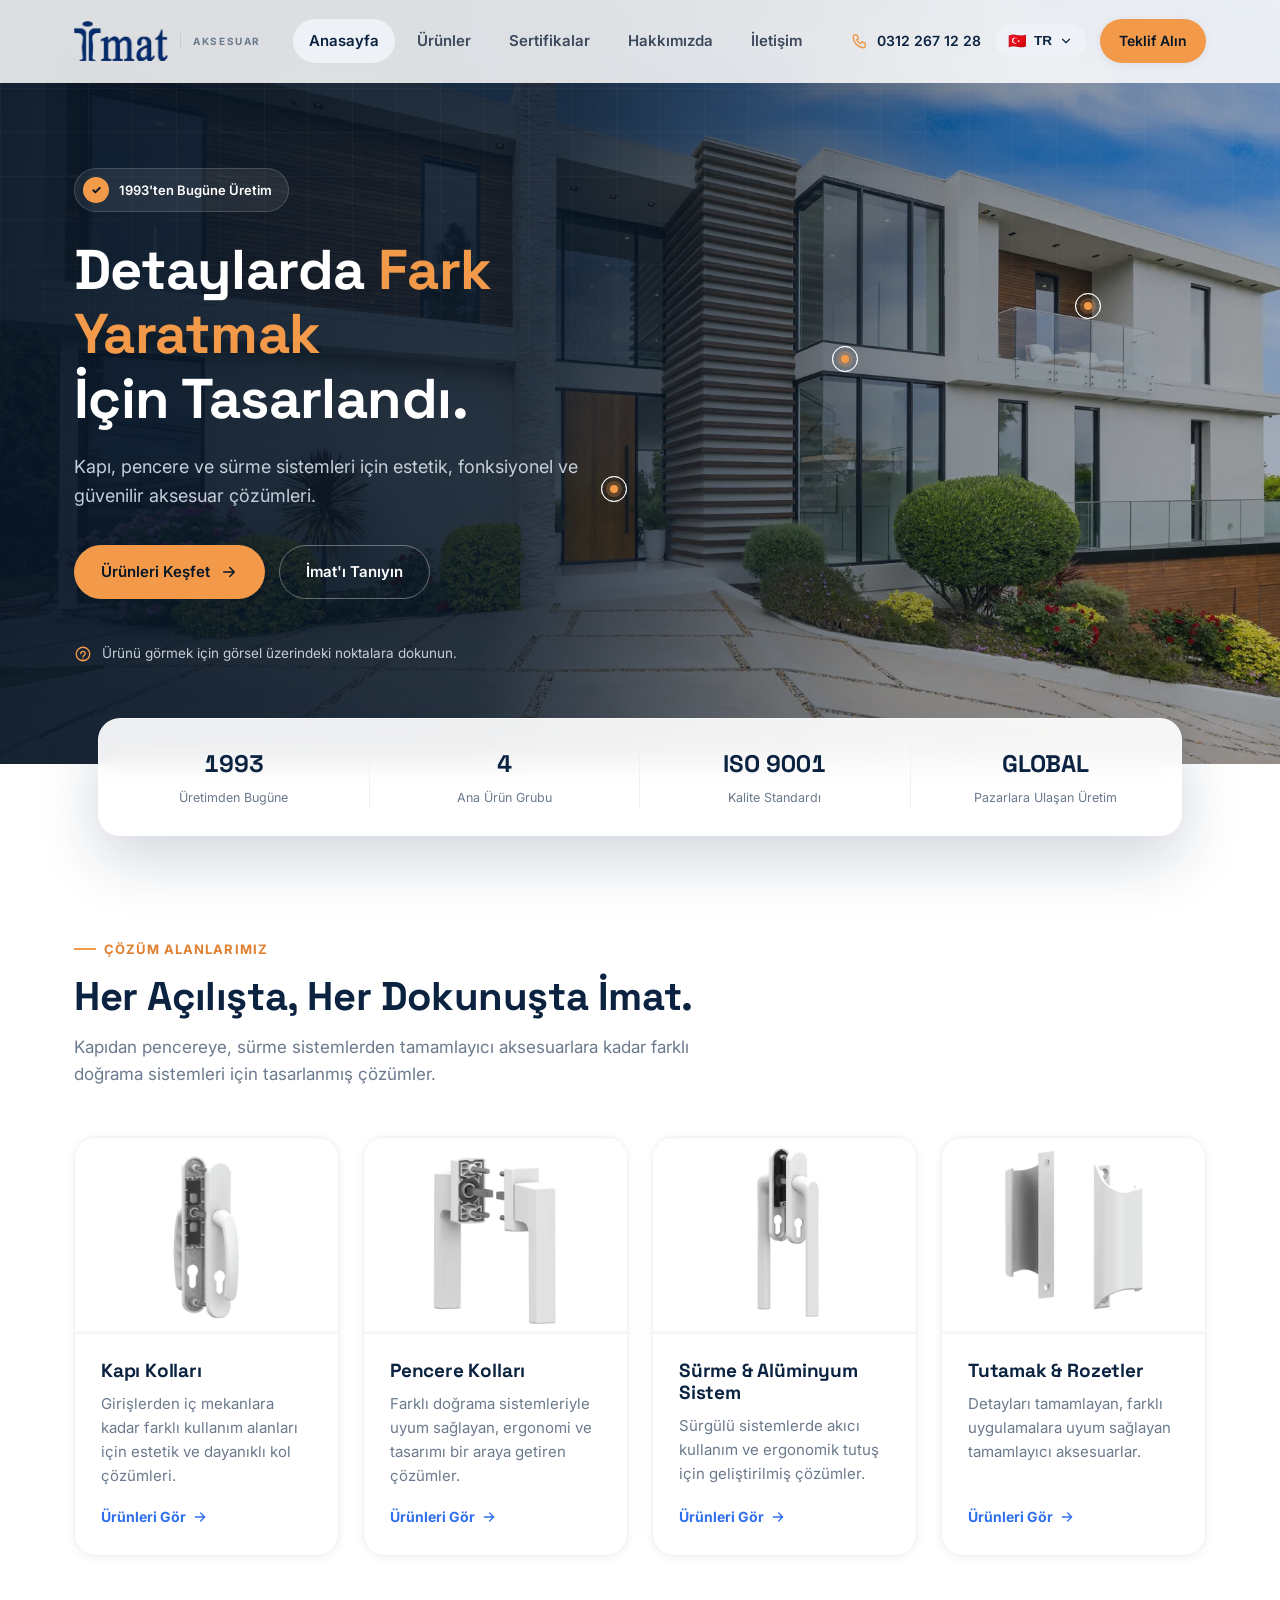
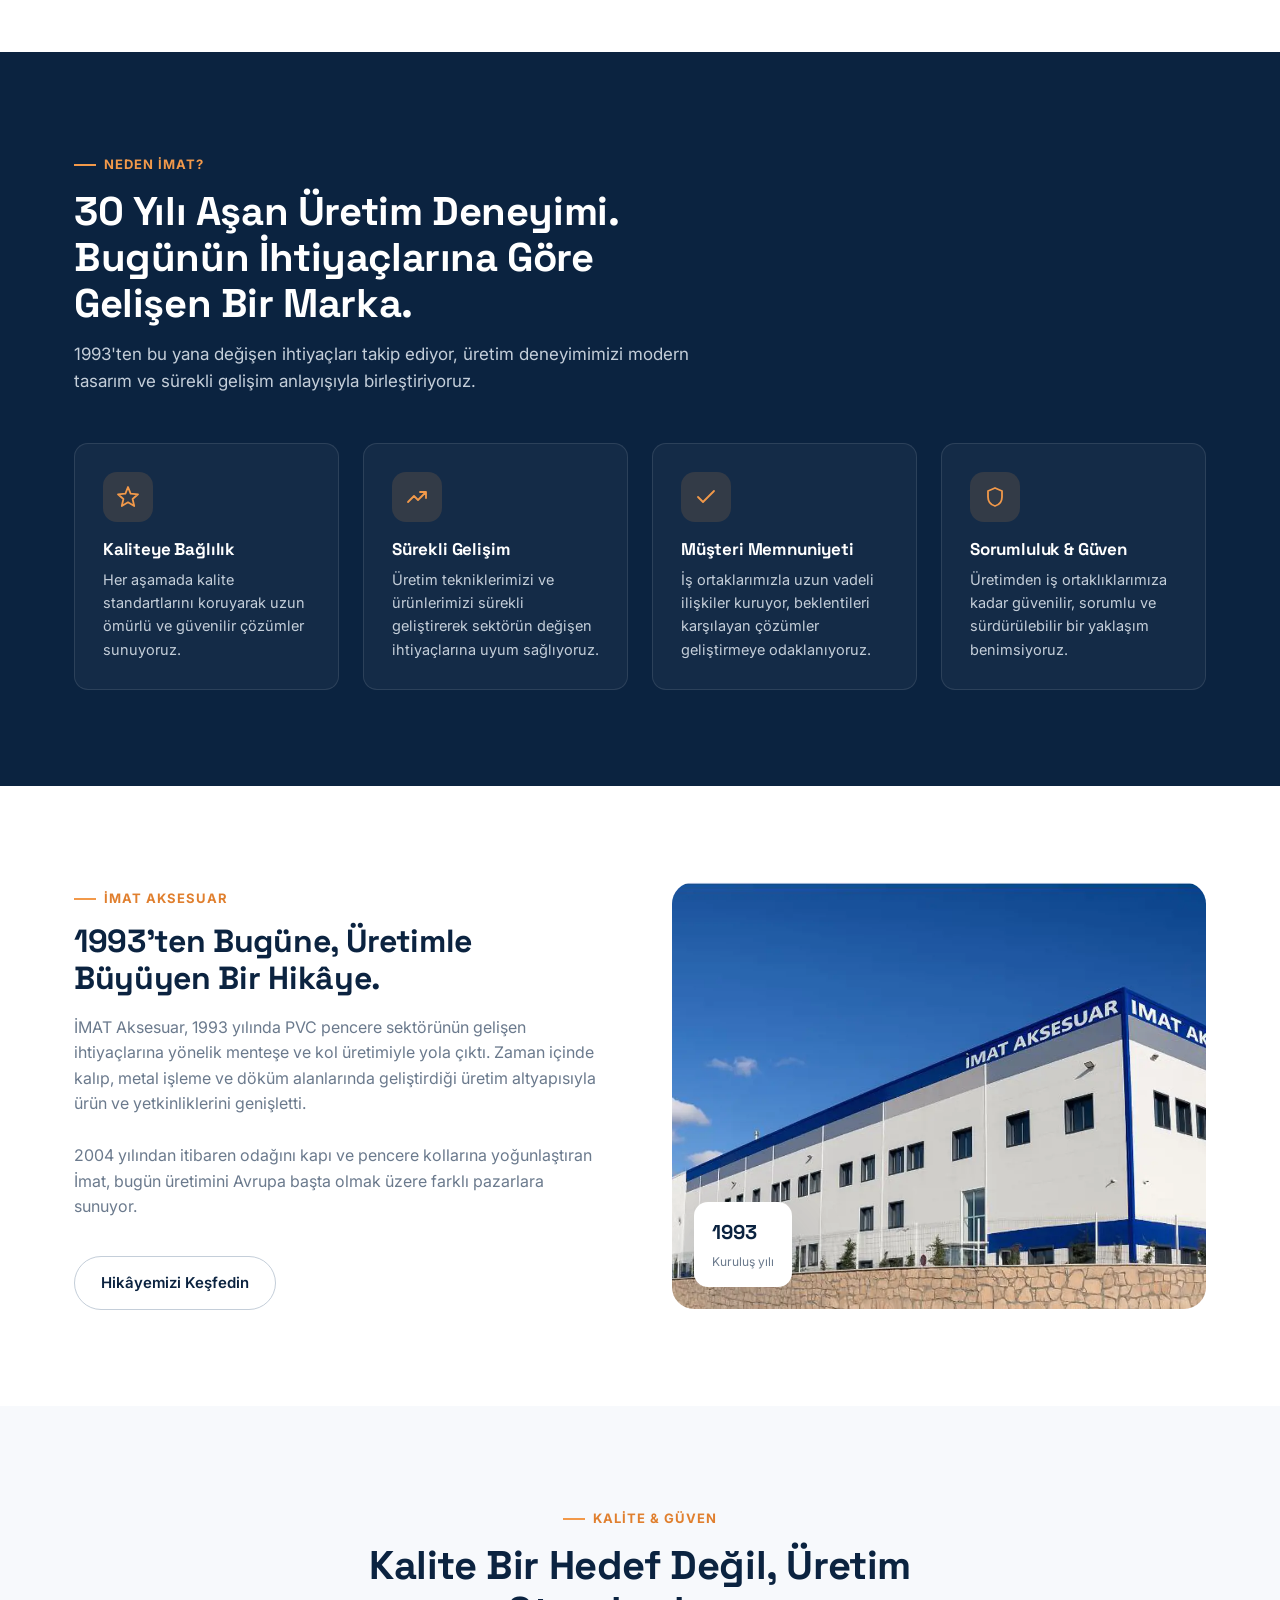
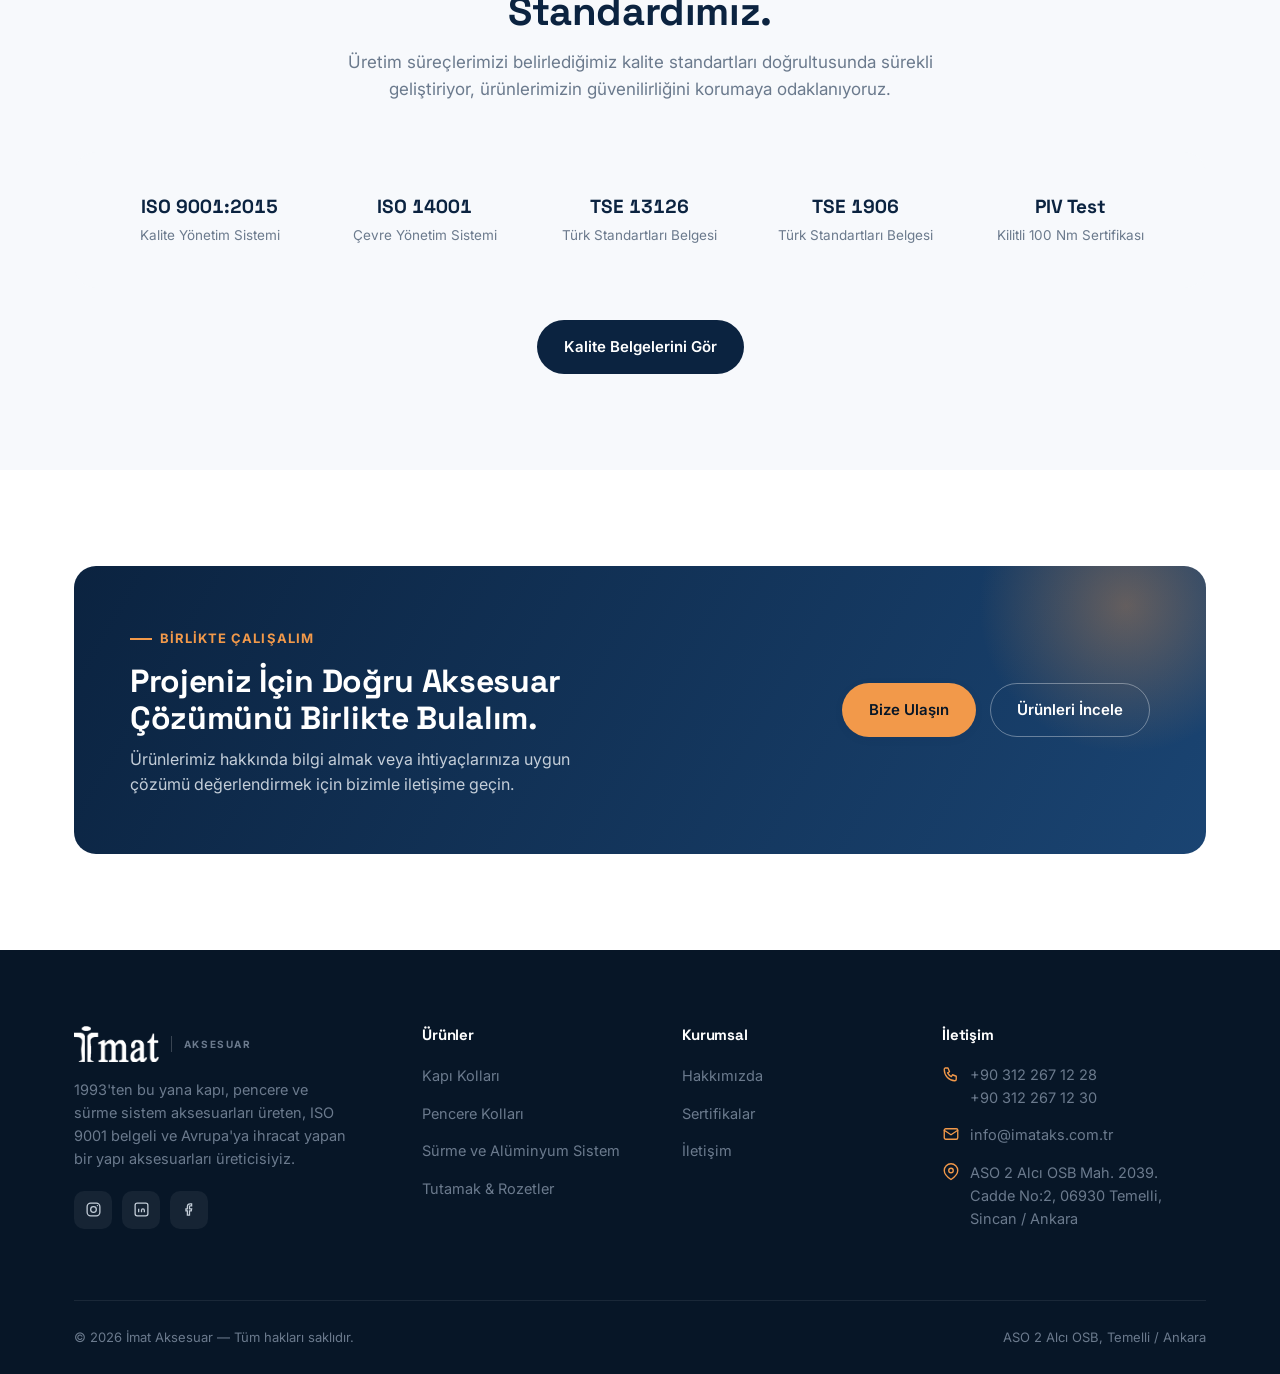
<file: index.html>
<!doctype html>
<html lang="tr">
<head>
<meta charset="UTF-8">
<meta name="viewport" content="width=device-width, initial-scale=1.0">
<title>İmat Aksesuar | Kapı, Pencere ve Sürme Sistem Aksesuarları</title>
<meta name="description" content="1993'ten bu yana PVC, ahşap ve alüminyum doğrama sistemleri için kapı kolu, pencere kolu, sürme sistem ve tutamak üretiyoruz. ISO 9001 ve TSE belgeli, Avrupa'ya ihracat yapan üretici.">
<link rel="icon" href="data:image/svg+xml,<svg xmlns=%22http://www.w3.org/2000/svg%22 viewBox=%220 0 24 24%22><rect width=%2224%22 height=%2224%22 rx=%226%22 fill=%22%230b2340%22/><text x=%2212%22 y=%2217%22 font-size=%2214%22 font-family=%22Georgia,serif%22 fill=%22%23f2994a%22 text-anchor=%22middle%22>İ</text></svg>">
<link rel="preconnect" href="https://fonts.googleapis.com">
<link rel="preconnect" href="https://fonts.gstatic.com" crossorigin>
<link href="https://fonts.googleapis.com/css2?family=Inter:wght@400;500;600;700;800&family=Space+Grotesk:wght@500;600;700&display=swap" rel="stylesheet">
<link rel="stylesheet" href="css/style.css">
</head>
<body>

<header class="site-header">
  <div class="container header-inner">
    <a href="index.html" class="logo">
      <img src="assets/imat-logo.webp" alt="İmat Aksesuar">
      <span class="logo-sub">Aksesuar</span>
    </a>
    <nav class="main-nav">
      <a href="index.html" class="active">Anasayfa</a>
      <a href="urunler.html">Ürünler</a>
      <a href="sertifikalar.html">Sertifikalar</a>
      <a href="hakkimizda.html">Hakkımızda</a>
      <a href="iletisim.html">İletişim</a>
    </nav>
    <div class="header-actions">
      <a href="tel:+903122671228" class="header-phone">
        <svg viewBox="0 0 24 24" fill="none" stroke="currentColor" stroke-width="1.8" stroke-linecap="round" stroke-linejoin="round"><path d="M4 4h4l2 5-2.5 1.5a11 11 0 0 0 5 5L14 13l5 2v4a2 2 0 0 1-2 2C9.6 21 3 14.4 3 6a2 2 0 0 1 1-2z"/></svg>
        0312 267 12 28
      </a>
      <div class="lang-switch">
        <button type="button" class="lang-switch-btn" aria-haspopup="true" aria-expanded="false">
          <span class="lang-flag" aria-hidden="true">🇹🇷</span>
          <span class="lang-code">TR</span>
          <svg class="lang-caret" viewBox="0 0 24 24" fill="none" stroke="currentColor" stroke-width="2" stroke-linecap="round" stroke-linejoin="round"><path d="M6 9l6 6 6-6"/></svg>
        </button>
        <div class="lang-menu" role="menu">
          <button type="button" class="lang-option is-active" role="menuitem" data-lang="tr"><span aria-hidden="true">🇹🇷</span> Türkçe</button>
          <button type="button" class="lang-option" role="menuitem" data-lang="en"><span aria-hidden="true">🇬🇧</span> English</button>
        </div>
      </div>
      <a href="iletisim.html" class="btn btn--primary btn--sm">Teklif Alın</a>
      <button class="nav-toggle" aria-label="Menü" aria-expanded="false">
        <svg viewBox="0 0 24 24" fill="none" stroke="currentColor" stroke-width="1.8" stroke-linecap="round"><path d="M3 6h18M3 12h18M3 18h18"/></svg>
      </button>
    </div>
  </div>
</header>

<!-- HERO -->
<section class="hero">
  <div class="hero-media">
    <img src="assets/hero.webp" alt="İmat aksesuarlarının kullanıldığı modern konut cephesi" width="1920" height="1080">
    <div class="hero-scrim"></div>
  </div>

  <div class="hero-hotspots" aria-hidden="false">
    <!-- Giriş kapısı -->
    <div class="hotspot" style="--x:48%; --y:64%;">
      <button class="hotspot-pin" aria-expanded="false" aria-controls="hs-kapi">
        <span class="pin-dot"></span>
        <span class="pin-label">Giriş Kapısı</span>
      </button>
      <div class="hotspot-card" id="hs-kapi">
        <div class="hs-thumb"><img src="assets/ev-kapi.png" alt="İmat kapı kolu" loading="lazy"></div>
        <div class="hs-body">
          <span class="hs-tag">Kapı Kolları</span>
          <h3>Girişte İlk İzlenim</h3>
          <p>Fonksiyonelliği modern tasarımla buluşturan, farklı mekan ve malzeme seçeneklerine uygun kapı kolu çözümleri.</p>
          <a href="urunler.html#kapi-kollari">Kapı Kollarını Gör <svg viewBox="0 0 24 24" fill="none" stroke="currentColor" stroke-width="2" stroke-linecap="round" stroke-linejoin="round"><path d="M5 12h14M13 6l6 6-6 6"/></svg></a>
        </div>
      </div>
    </div>

    <!-- Teras / sürme sistem -->
    <div class="hotspot" style="--x:66%; --y:47%;">
      <button class="hotspot-pin" aria-expanded="false" aria-controls="hs-surme">
        <span class="pin-dot"></span>
        <span class="pin-label">Teras Sürme Sistem</span>
      </button>
      <div class="hotspot-card" id="hs-surme">
        <div class="hs-thumb"><img src="assets/urun-surme.webp" alt="İmat sürme sistem kolu" loading="lazy"></div>
        <div class="hs-body">
          <span class="hs-tag">Sürme &amp; Alüminyum Sistem</span>
          <h3>Hareketin Konforlu Hali</h3>
          <p>Sürme sistemleri için ergonomik tutuş, şık görünüm ve günlük kullanım konforunu bir araya getiren çözümler.</p>
          <a href="urunler.html#surme-sistem">Sürme Sistemlerini Gör <svg viewBox="0 0 24 24" fill="none" stroke="currentColor" stroke-width="2" stroke-linecap="round" stroke-linejoin="round"><path d="M5 12h14M13 6l6 6-6 6"/></svg></a>
        </div>
      </div>
    </div>

    <!-- Üst kat penceresi -->
    <div class="hotspot flip" style="--x:85%; --y:40%;">
      <button class="hotspot-pin" aria-expanded="false" aria-controls="hs-pencere">
        <span class="pin-dot"></span>
        <span class="pin-label">Üst Kat Penceresi</span>
      </button>
      <div class="hotspot-card" id="hs-pencere">
        <div class="hs-thumb"><img src="assets/ev-pencere-2.png" alt="İmat pencere kolu" loading="lazy"></div>
        <div class="hs-body">
          <span class="hs-tag">Pencere Kolları</span>
          <h3>Her Pencerede Kusursuz Uyum</h3>
          <p>PVC, ahşap ve alüminyum doğrama sistemleri için estetik ve işlevsel pencere kolu çözümleri.</p>
          <a href="urunler.html#pencere-kollari">Pencere Kollarını Gör <svg viewBox="0 0 24 24" fill="none" stroke="currentColor" stroke-width="2" stroke-linecap="round" stroke-linejoin="round"><path d="M5 12h14M13 6l6 6-6 6"/></svg></a>
        </div>
      </div>
    </div>
  </div>

  <div class="hero-spotlight" aria-hidden="true"></div>

  <div class="container hero-content">
    <div class="hero-badge"><span class="dot">✓</span> 1993'ten Bugüne Üretim</div>
    <h1>Detaylarda <em>Fark Yaratmak</em><br>İçin Tasarlandı.</h1>
    <p class="lead">Kapı, pencere ve sürme sistemleri için estetik, fonksiyonel ve güvenilir aksesuar çözümleri.</p>
    <div class="hero-actions">
      <a href="urunler.html" class="btn btn--primary">
        Ürünleri Keşfet
        <svg viewBox="0 0 24 24" fill="none" stroke="currentColor" stroke-width="2" stroke-linecap="round" stroke-linejoin="round"><path d="M5 12h14M13 6l6 6-6 6"/></svg>
      </a>
      <a href="hakkimizda.html" class="btn btn--ghost">İmat'ı Tanıyın</a>
    </div>
    <p class="hero-hint">
      <svg viewBox="0 0 24 24" fill="none" stroke="currentColor" stroke-width="1.8" stroke-linecap="round" stroke-linejoin="round"><path d="M9 11.5a3 3 0 1 1 6 0c0 2-3 2.5-3 4.5"/><circle cx="12" cy="19" r="1" fill="currentColor" stroke="none"/><circle cx="12" cy="12" r="9"/></svg>
      Ürünü görmek için görsel üzerindeki noktalara dokunun.
    </p>
  </div>
</section>

<!-- HERO STATS -->
<section class="hero-stats-strip">
  <div class="container">
    <div class="stat"><b>1993</b><span>Üretimden Bugüne</span></div>
    <div class="stat"><b>4</b><span>Ana Ürün Grubu</span></div>
    <div class="stat"><b>ISO 9001</b><span>Kalite Standardı</span></div>
    <div class="stat"><b>GLOBAL</b><span>Pazarlara Ulaşan Üretim</span></div>
  </div>
</section>

<!-- ÜRÜN GRUPLARI -->
<section class="section">
  <div class="container">
    <div class="section-head reveal">
      <div class="eyebrow">Çözüm Alanlarımız</div>
      <h2>Her Açılışta, Her Dokunuşta İmat.</h2>
      <p>Kapıdan pencereye, sürme sistemlerden tamamlayıcı aksesuarlara kadar farklı doğrama sistemleri için tasarlanmış çözümler.</p>
    </div>
    <div class="grid-4">
      <div class="product-card reveal">
        <div class="thumb"><img src="assets/urun-kapi-kolu.webp" alt="İmat kapı kolu" loading="lazy"></div>
        <div class="card-body">
          <h3>Kapı Kolları</h3>
          <p>Girişlerden iç mekanlara kadar farklı kullanım alanları için estetik ve dayanıklı kol çözümleri.</p>
          <a href="urunler.html#kapi-kollari" class="card-link">Ürünleri Gör <svg viewBox="0 0 24 24" fill="none" stroke="currentColor" stroke-width="2" stroke-linecap="round" stroke-linejoin="round"><path d="M5 12h14M13 6l6 6-6 6"/></svg></a>
        </div>
      </div>
      <div class="product-card reveal">
        <div class="thumb"><img src="assets/urun-pencere-kolu.webp" alt="İmat pencere kolu" loading="lazy"></div>
        <div class="card-body">
          <h3>Pencere Kolları</h3>
          <p>Farklı doğrama sistemleriyle uyum sağlayan, ergonomi ve tasarımı bir araya getiren çözümler.</p>
          <a href="urunler.html#pencere-kollari" class="card-link">Ürünleri Gör <svg viewBox="0 0 24 24" fill="none" stroke="currentColor" stroke-width="2" stroke-linecap="round" stroke-linejoin="round"><path d="M5 12h14M13 6l6 6-6 6"/></svg></a>
        </div>
      </div>
      <div class="product-card reveal">
        <div class="thumb"><img src="assets/urun-surme.webp" alt="İmat sürme sistem kolu" loading="lazy"></div>
        <div class="card-body">
          <h3>Sürme &amp; Alüminyum Sistem</h3>
          <p>Sürgülü sistemlerde akıcı kullanım ve ergonomik tutuş için geliştirilmiş çözümler.</p>
          <a href="urunler.html#surme-sistem" class="card-link">Ürünleri Gör <svg viewBox="0 0 24 24" fill="none" stroke="currentColor" stroke-width="2" stroke-linecap="round" stroke-linejoin="round"><path d="M5 12h14M13 6l6 6-6 6"/></svg></a>
        </div>
      </div>
      <div class="product-card reveal">
        <div class="thumb"><img src="assets/urun-tutamak.webp" alt="İmat tutamak ve rozet" loading="lazy"></div>
        <div class="card-body">
          <h3>Tutamak &amp; Rozetler</h3>
          <p>Detayları tamamlayan, farklı uygulamalara uyum sağlayan tamamlayıcı aksesuarlar.</p>
          <a href="urunler.html#tutamak-rozetler" class="card-link">Ürünleri Gör <svg viewBox="0 0 24 24" fill="none" stroke="currentColor" stroke-width="2" stroke-linecap="round" stroke-linejoin="round"><path d="M5 12h14M13 6l6 6-6 6"/></svg></a>
        </div>
      </div>
    </div>
  </div>
</section>

<!-- İMAT'IN FARKI -->
<section class="section section--dark">
  <div class="container">
    <div class="section-head reveal">
      <div class="eyebrow">Neden İmat?</div>
      <h2>30 Yılı Aşan Üretim Deneyimi. Bugünün İhtiyaçlarına Göre Gelişen Bir Marka.</h2>
      <p>1993'ten bu yana değişen ihtiyaçları takip ediyor, üretim deneyimimizi modern tasarım ve sürekli gelişim anlayışıyla birleştiriyoruz.</p>
    </div>
    <div class="grid-4">
      <div class="feature-card reveal">
        <div class="icon-wrap"><svg viewBox="0 0 24 24" fill="none" stroke="currentColor" stroke-width="1.8" stroke-linecap="round" stroke-linejoin="round"><path d="M12 2l2.6 6.6L22 9.3l-5.4 4.7L18.2 21 12 17.3 5.8 21l1.6-7-5.4-4.7 7.4-.7z"/></svg></div>
        <h3>Kaliteye Bağlılık</h3>
        <p>Her aşamada kalite standartlarını koruyarak uzun ömürlü ve güvenilir çözümler sunuyoruz.</p>
      </div>
      <div class="feature-card reveal">
        <div class="icon-wrap"><svg viewBox="0 0 24 24" fill="none" stroke="currentColor" stroke-width="1.8" stroke-linecap="round" stroke-linejoin="round"><path d="M3 17l6-6 4 4 8-8M21 7h-6M21 7v6"/></svg></div>
        <h3>Sürekli Gelişim</h3>
        <p>Üretim tekniklerimizi ve ürünlerimizi sürekli geliştirerek sektörün değişen ihtiyaçlarına uyum sağlıyoruz.</p>
      </div>
      <div class="feature-card reveal">
        <div class="icon-wrap"><svg viewBox="0 0 24 24" fill="none" stroke="currentColor" stroke-width="1.8" stroke-linecap="round" stroke-linejoin="round"><path d="M20 6L9 17l-5-5"/></svg></div>
        <h3>Müşteri Memnuniyeti</h3>
        <p>İş ortaklarımızla uzun vadeli ilişkiler kuruyor, beklentileri karşılayan çözümler geliştirmeye odaklanıyoruz.</p>
      </div>
      <div class="feature-card reveal">
        <div class="icon-wrap"><svg viewBox="0 0 24 24" fill="none" stroke="currentColor" stroke-width="1.8" stroke-linecap="round" stroke-linejoin="round"><path d="M12 3l7 3v6c0 5-3.5 8-7 9-3.5-1-7-4-7-9V6l7-3z"/></svg></div>
        <h3>Sorumluluk &amp; Güven</h3>
        <p>Üretimden iş ortaklıklarımıza kadar güvenilir, sorumlu ve sürdürülebilir bir yaklaşım benimsiyoruz.</p>
      </div>
    </div>
  </div>
</section>

<!-- HAKKIMIZDA TEASER -->
<section class="section">
  <div class="container">
    <div class="split">
      <div class="reveal reveal--left">
        <div class="eyebrow">İmat Aksesuar</div>
        <h2 style="font-size:32px;margin-bottom:18px;">1993'ten Bugüne, Üretimle Büyüyen Bir Hikâye.</h2>
        <p style="color:var(--gray-500);font-size:16px;margin-bottom:26px;">İMAT Aksesuar, 1993 yılında PVC pencere sektörünün gelişen ihtiyaçlarına yönelik menteşe ve kol üretimiyle yola çıktı. Zaman içinde kalıp, metal işleme ve döküm alanlarında geliştirdiği üretim altyapısıyla ürün ve yetkinliklerini genişletti.</p>
        <p style="color:var(--gray-500);font-size:16px;margin-bottom:26px;">2004 yılından itibaren odağını kapı ve pencere kollarına yoğunlaştıran İmat, bugün üretimini Avrupa başta olmak üzere farklı pazarlara sunuyor.</p>
        <a href="hakkimizda.html" class="btn btn--outline" style="margin-top:10px;">Hikâyemizi Keşfedin</a>
      </div>
      <div class="split-media reveal reveal--right">
        <img src="assets/fabrika.webp" alt="İmat Aksesuar üretim tesisi, Temelli / Ankara" loading="lazy">
        <div class="badge-chip"><div><b>1993</b><span>Kuruluş yılı</span></div></div>
      </div>
    </div>
  </div>
</section>

<!-- SERTİFİKA TEASER -->
<section class="section section--alt">
  <div class="container">
    <div class="section-head center reveal">
      <div class="eyebrow">Kalite &amp; Güven</div>
      <h2>Kalite Bir Hedef Değil, Üretim Standardımız.</h2>
      <p>Üretim süreçlerimizi belirlediğimiz kalite standartları doğrultusunda sürekli geliştiriyor, ürünlerimizin güvenilirliğini korumaya odaklanıyoruz.</p>
    </div>
    <div class="stats-strip cols-5 reveal">
      <div class="stat"><b>ISO 9001:2015</b><span>Kalite Yönetim Sistemi</span></div>
      <div class="stat"><b>ISO 14001</b><span>Çevre Yönetim Sistemi</span></div>
      <div class="stat"><b>TSE 13126</b><span>Türk Standartları Belgesi</span></div>
      <div class="stat"><b>TSE 1906</b><span>Türk Standartları Belgesi</span></div>
      <div class="stat"><b>PIV Test</b><span>Kilitli 100 Nm Sertifikası</span></div>
    </div>
    <div style="text-align:center;margin-top:32px;">
      <a href="sertifikalar.html" class="btn btn--dark">Kalite Belgelerini Gör</a>
    </div>
  </div>
</section>

<!-- CTA -->
<section class="section">
  <div class="container">
    <div class="cta-banner reveal">
      <div>
        <div class="eyebrow">Birlikte Çalışalım</div>
        <h2>Projeniz İçin Doğru Aksesuar Çözümünü Birlikte Bulalım.</h2>
        <p>Ürünlerimiz hakkında bilgi almak veya ihtiyaçlarınıza uygun çözümü değerlendirmek için bizimle iletişime geçin.</p>
      </div>
      <div class="cta-actions">
        <a href="iletisim.html" class="btn btn--primary">Bize Ulaşın</a>
        <a href="urunler.html" class="btn btn--ghost">Ürünleri İncele</a>
      </div>
    </div>
  </div>
</section>

<footer class="site-footer">
  <div class="container">
    <div class="footer-grid">
      <div class="footer-brand">
        <a href="index.html" class="logo"><img src="assets/imat-logo.webp" alt="İmat Aksesuar"><span class="logo-sub">Aksesuar</span></a>
        <p>1993'ten bu yana kapı, pencere ve sürme sistem aksesuarları üreten, ISO 9001 belgeli ve Avrupa'ya ihracat yapan bir yapı aksesuarları üreticisiyiz.</p>
        <div class="footer-social">
          <a href="#" aria-label="Instagram"><svg viewBox="0 0 24 24" fill="none" stroke="currentColor" stroke-width="1.8"><rect x="3" y="3" width="18" height="18" rx="5"/><circle cx="12" cy="12" r="4"/><circle cx="17.5" cy="6.5" r="1" fill="currentColor" stroke="none"/></svg></a>
          <a href="#" aria-label="LinkedIn"><svg viewBox="0 0 24 24" fill="none" stroke="currentColor" stroke-width="1.8"><rect x="3" y="3" width="18" height="18" rx="3"/><path d="M8 11v5M8 8v.01M12 16v-3a2 2 0 0 1 4 0v3M12 13v3"/></svg></a>
          <a href="#" aria-label="Facebook"><svg viewBox="0 0 24 24" fill="none" stroke="currentColor" stroke-width="1.8"><path d="M15 4h-2a4 4 0 0 0-4 4v3H7v3h2v6h3v-6h2.5l.5-3H12V8a1 1 0 0 1 1-1h2z"/></svg></a>
        </div>
      </div>
      <div class="footer-col">
        <h4>Ürünler</h4>
        <ul>
          <li><a href="urunler.html#kapi-kollari">Kapı Kolları</a></li>
          <li><a href="urunler.html#pencere-kollari">Pencere Kolları</a></li>
          <li><a href="urunler.html#surme-sistem">Sürme ve Alüminyum Sistem</a></li>
          <li><a href="urunler.html#tutamak-rozetler">Tutamak &amp; Rozetler</a></li>
        </ul>
      </div>
      <div class="footer-col">
        <h4>Kurumsal</h4>
        <ul>
          <li><a href="hakkimizda.html">Hakkımızda</a></li>
          <li><a href="sertifikalar.html">Sertifikalar</a></li>
          <li><a href="iletisim.html">İletişim</a></li>
        </ul>
      </div>
      <div class="footer-col">
        <h4>İletişim</h4>
        <div class="contact-line"><svg viewBox="0 0 24 24" fill="none" stroke="currentColor" stroke-width="1.8" stroke-linecap="round" stroke-linejoin="round"><path d="M4 4h4l2 5-2.5 1.5a11 11 0 0 0 5 5L14 13l5 2v4a2 2 0 0 1-2 2C9.6 21 3 14.4 3 6a2 2 0 0 1 1-2z"/></svg> <span>+90 312 267 12 28<br>+90 312 267 12 30</span></div>
        <div class="contact-line"><svg viewBox="0 0 24 24" fill="none" stroke="currentColor" stroke-width="1.8" stroke-linecap="round" stroke-linejoin="round"><rect x="3" y="5" width="18" height="14" rx="2"/><path d="m3 7 9 6 9-6"/></svg> <span>info@imataks.com.tr</span></div>
        <div class="contact-line"><svg viewBox="0 0 24 24" fill="none" stroke="currentColor" stroke-width="1.8" stroke-linecap="round" stroke-linejoin="round"><path d="M21 10c0 6-9 12-9 12s-9-6-9-12a9 9 0 0 1 18 0z"/><circle cx="12" cy="10" r="3"/></svg> <span>ASO 2 Alcı OSB Mah. 2039. Cadde No:2, 06930 Temelli, Sincan / Ankara</span></div>
      </div>
    </div>
    <div class="footer-bottom">
      <span>&copy; <span id="year"></span> İmat Aksesuar — Tüm hakları saklıdır.</span>
      <span>ASO 2 Alcı OSB, Temelli / Ankara</span>
    </div>
  </div>
</footer>

<button class="back-to-top" aria-label="Yukarı çık">
  <svg viewBox="0 0 24 24" fill="none" stroke="currentColor" stroke-width="2" stroke-linecap="round" stroke-linejoin="round"><path d="M12 19V5M5 12l7-7 7 7"/></svg>
</button>

<script>document.getElementById('year').textContent = new Date().getFullYear();</script>
<script src="js/main.js"></script>
</body>
</html>
</file>
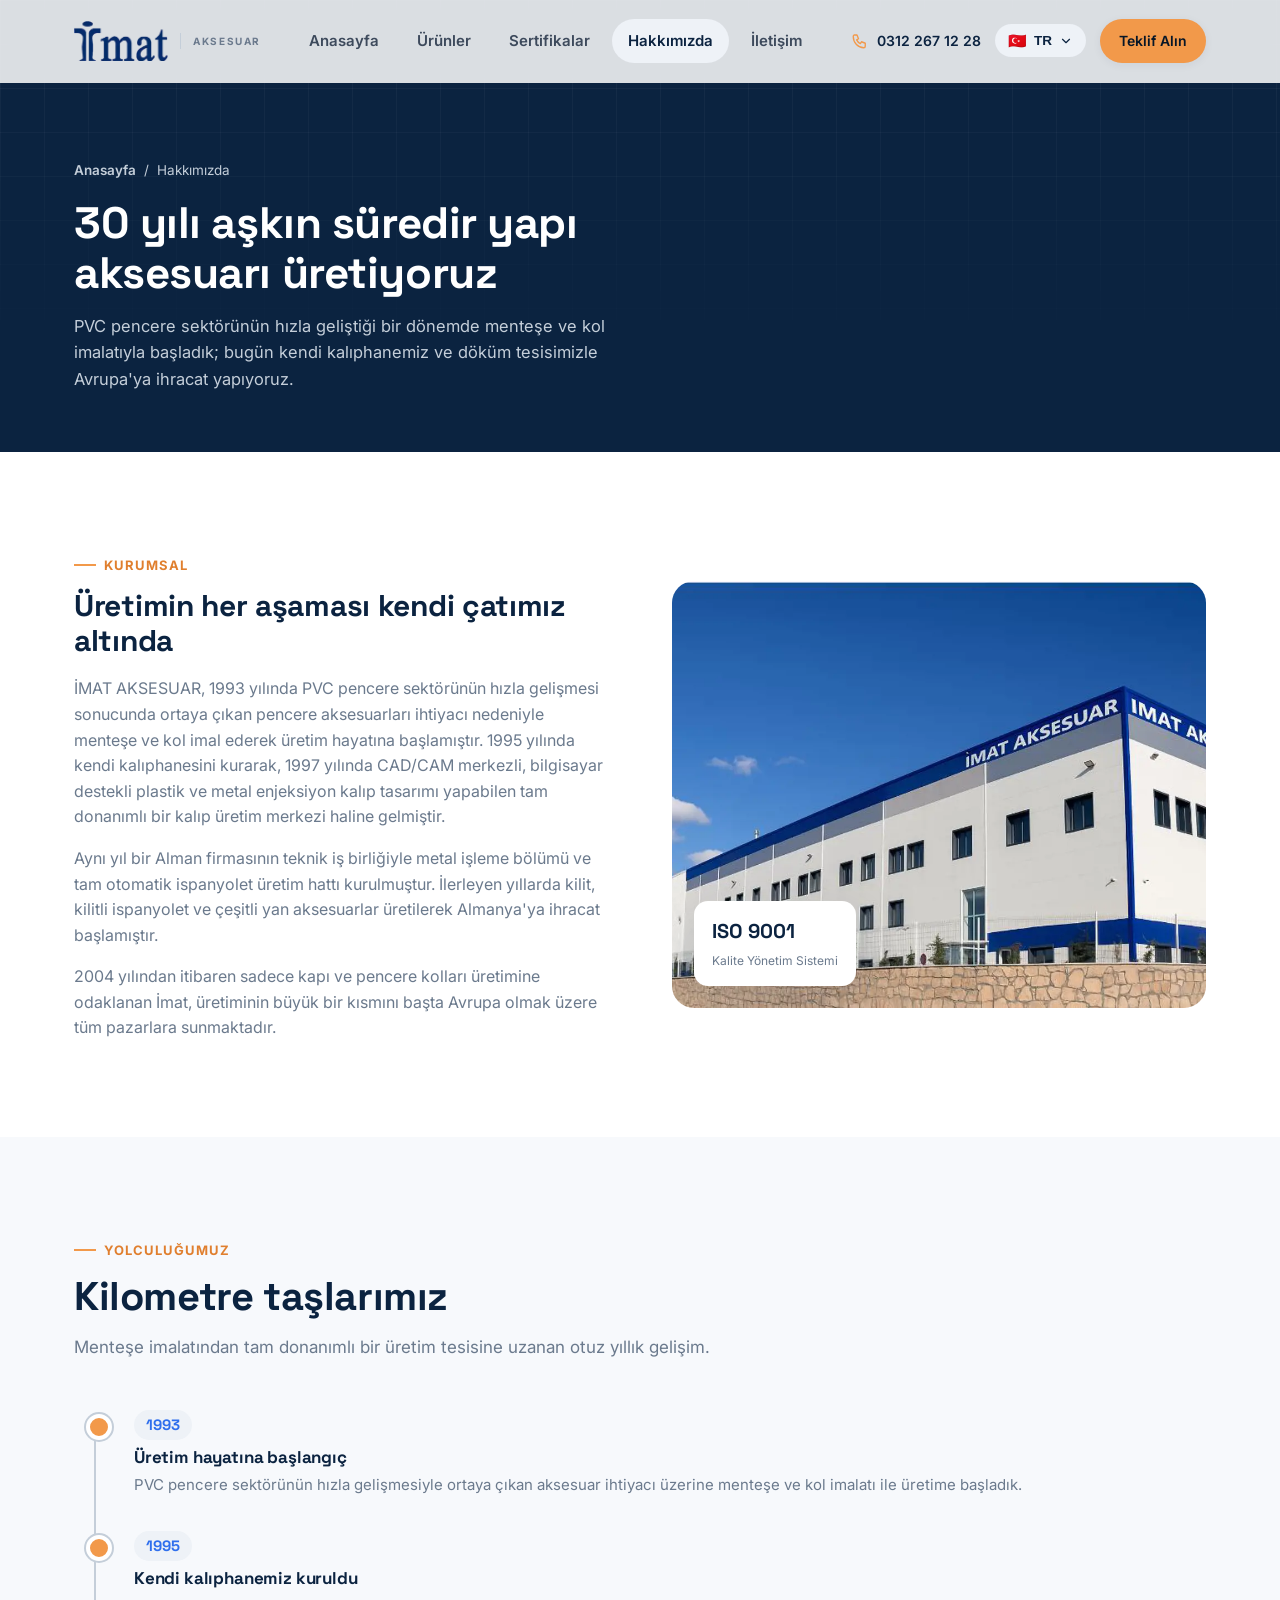
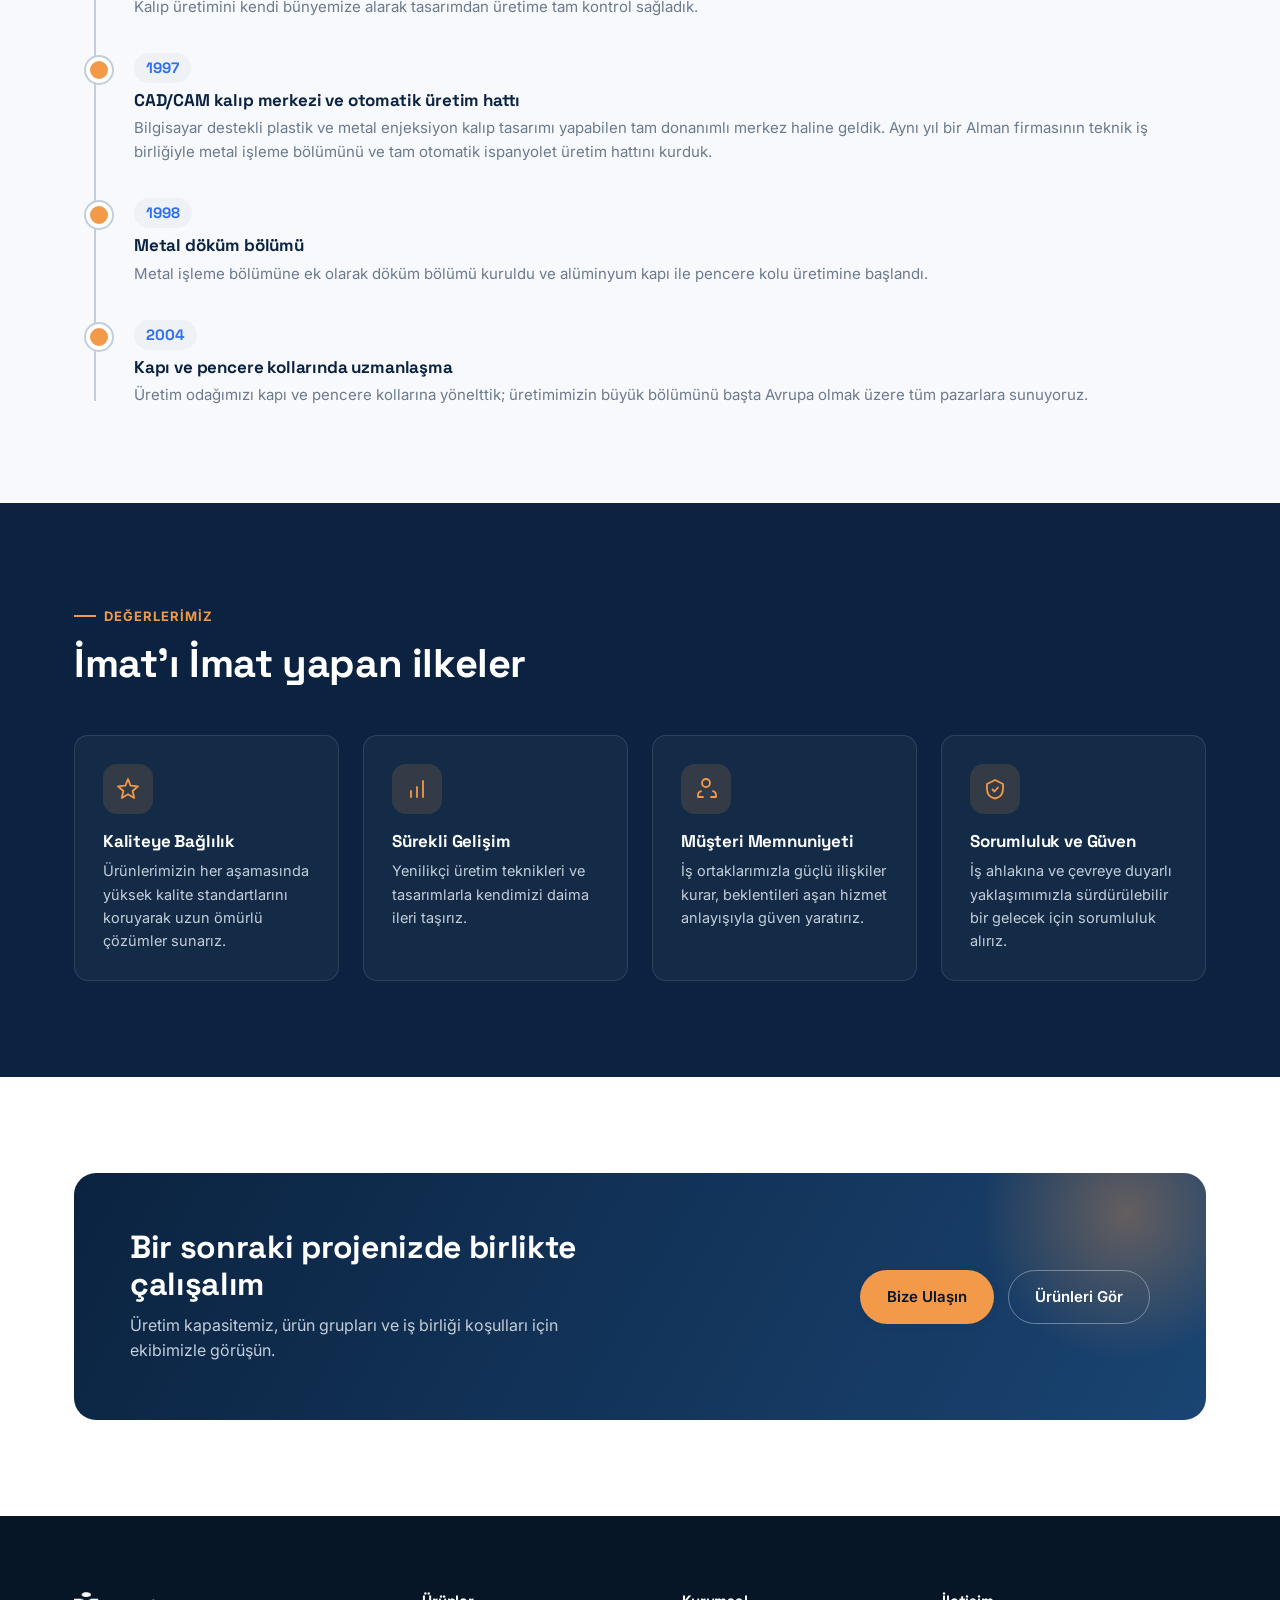
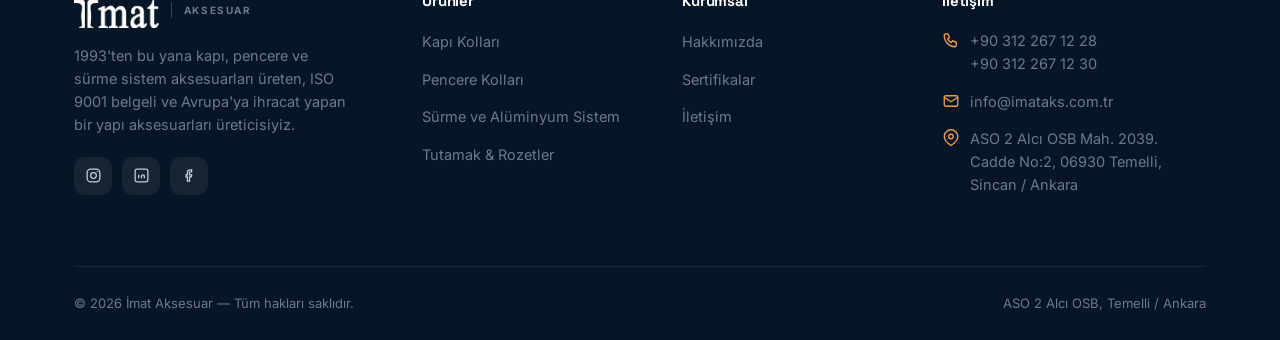
<file: hakkimizda.html>
<!doctype html>
<html lang="tr">
<head>
<meta charset="UTF-8">
<meta name="viewport" content="width=device-width, initial-scale=1.0">
<title>Hakkımızda | İmat Aksesuar</title>
<meta name="description" content="1993'te menteşe ve kol imalatıyla başlayan İmat Aksesuar, kendi kalıphanesi, metal işleme ve döküm bölümleriyle bugün Avrupa'ya kapı ve pencere kolu ihraç ediyor.">
<link rel="icon" href="data:image/svg+xml,<svg xmlns=%22http://www.w3.org/2000/svg%22 viewBox=%220 0 24 24%22><rect width=%2224%22 height=%2224%22 rx=%226%22 fill=%22%230b2340%22/><text x=%2212%22 y=%2217%22 font-size=%2214%22 font-family=%22Georgia,serif%22 fill=%22%23f2994a%22 text-anchor=%22middle%22>İ</text></svg>">
<link rel="preconnect" href="https://fonts.googleapis.com">
<link rel="preconnect" href="https://fonts.gstatic.com" crossorigin>
<link href="https://fonts.googleapis.com/css2?family=Inter:wght@400;500;600;700;800&family=Space+Grotesk:wght@500;600;700&display=swap" rel="stylesheet">
<link rel="stylesheet" href="css/style.css">
</head>
<body>

<header class="site-header">
  <div class="container header-inner">
    <a href="index.html" class="logo">
      <img src="assets/imat-logo.webp" alt="İmat Aksesuar">
      <span class="logo-sub">Aksesuar</span>
    </a>
    <nav class="main-nav">
      <a href="index.html">Anasayfa</a>
      <a href="urunler.html">Ürünler</a>
      <a href="sertifikalar.html">Sertifikalar</a>
      <a href="hakkimizda.html" class="active">Hakkımızda</a>
      <a href="iletisim.html">İletişim</a>
    </nav>
    <div class="header-actions">
      <a href="tel:+903122671228" class="header-phone">
        <svg viewBox="0 0 24 24" fill="none" stroke="currentColor" stroke-width="1.8" stroke-linecap="round" stroke-linejoin="round"><path d="M4 4h4l2 5-2.5 1.5a11 11 0 0 0 5 5L14 13l5 2v4a2 2 0 0 1-2 2C9.6 21 3 14.4 3 6a2 2 0 0 1 1-2z"/></svg>
        0312 267 12 28
      </a>
      <div class="lang-switch">
        <button type="button" class="lang-switch-btn" aria-haspopup="true" aria-expanded="false">
          <span class="lang-flag" aria-hidden="true">🇹🇷</span>
          <span class="lang-code">TR</span>
          <svg class="lang-caret" viewBox="0 0 24 24" fill="none" stroke="currentColor" stroke-width="2" stroke-linecap="round" stroke-linejoin="round"><path d="M6 9l6 6 6-6"/></svg>
        </button>
        <div class="lang-menu" role="menu">
          <button type="button" class="lang-option is-active" role="menuitem" data-lang="tr"><span aria-hidden="true">🇹🇷</span> Türkçe</button>
          <button type="button" class="lang-option" role="menuitem" data-lang="en"><span aria-hidden="true">🇬🇧</span> English</button>
        </div>
      </div>
      <a href="iletisim.html" class="btn btn--primary btn--sm">Teklif Alın</a>
      <button class="nav-toggle" aria-label="Menü" aria-expanded="false">
        <svg viewBox="0 0 24 24" fill="none" stroke="currentColor" stroke-width="1.8" stroke-linecap="round"><path d="M3 6h18M3 12h18M3 18h18"/></svg>
      </button>
    </div>
  </div>
</header>

<section class="page-header">
  <div class="container">
    <div class="breadcrumb"><a href="index.html">Anasayfa</a> <span>/</span> <span>Hakkımızda</span></div>
    <h1>30 yılı aşkın süredir yapı aksesuarı üretiyoruz</h1>
    <p>PVC pencere sektörünün hızla geliştiği bir dönemde menteşe ve kol imalatıyla başladık; bugün kendi kalıphanemiz ve döküm tesisimizle Avrupa'ya ihracat yapıyoruz.</p>
  </div>
</section>

<section class="section">
  <div class="container">
    <div class="split">
      <div class="reveal">
        <div class="eyebrow">Kurumsal</div>
        <h2 style="font-size:30px;margin-bottom:18px;">Üretimin her aşaması kendi çatımız altında</h2>
        <p style="color:var(--gray-500);font-size:16px;margin-bottom:16px;">İMAT AKSESUAR, 1993 yılında PVC pencere sektörünün hızla gelişmesi sonucunda ortaya çıkan pencere aksesuarları ihtiyacı nedeniyle menteşe ve kol imal ederek üretim hayatına başlamıştır. 1995 yılında kendi kalıphanesini kurarak, 1997 yılında CAD/CAM merkezli, bilgisayar destekli plastik ve metal enjeksiyon kalıp tasarımı yapabilen tam donanımlı bir kalıp üretim merkezi haline gelmiştir.</p>
        <p style="color:var(--gray-500);font-size:16px;margin-bottom:16px;">Aynı yıl bir Alman firmasının teknik iş birliğiyle metal işleme bölümü ve tam otomatik ispanyolet üretim hattı kurulmuştur. İlerleyen yıllarda kilit, kilitli ispanyolet ve çeşitli yan aksesuarlar üretilerek Almanya'ya ihracat başlamıştır.</p>
        <p style="color:var(--gray-500);font-size:16px;">2004 yılından itibaren sadece kapı ve pencere kolları üretimine odaklanan İmat, üretiminin büyük bir kısmını başta Avrupa olmak üzere tüm pazarlara sunmaktadır.</p>
      </div>
      <div class="split-media reveal">
        <img src="assets/fabrika.webp" alt="İmat Aksesuar üretim tesisi, Temelli / Ankara" loading="lazy">
        <div class="badge-chip"><div><b>ISO 9001</b><span>Kalite Yönetim Sistemi</span></div></div>
      </div>
    </div>
  </div>
</section>

<!-- TARİHÇE -->
<section class="section section--alt">
  <div class="container">
    <div class="section-head reveal">
      <div class="eyebrow">Yolculuğumuz</div>
      <h2>Kilometre taşlarımız</h2>
      <p>Menteşe imalatından tam donanımlı bir üretim tesisine uzanan otuz yıllık gelişim.</p>
    </div>
    <div class="timeline reveal">
      <div class="timeline-item">
        <b class="year">1993</b>
        <h4>Üretim hayatına başlangıç</h4>
        <p>PVC pencere sektörünün hızla gelişmesiyle ortaya çıkan aksesuar ihtiyacı üzerine menteşe ve kol imalatı ile üretime başladık.</p>
      </div>
      <div class="timeline-item">
        <b class="year">1995</b>
        <h4>Kendi kalıphanemiz kuruldu</h4>
        <p>Kalıp üretimini kendi bünyemize alarak tasarımdan üretime tam kontrol sağladık.</p>
      </div>
      <div class="timeline-item">
        <b class="year">1997</b>
        <h4>CAD/CAM kalıp merkezi ve otomatik üretim hattı</h4>
        <p>Bilgisayar destekli plastik ve metal enjeksiyon kalıp tasarımı yapabilen tam donanımlı merkez haline geldik. Aynı yıl bir Alman firmasının teknik iş birliğiyle metal işleme bölümünü ve tam otomatik ispanyolet üretim hattını kurduk.</p>
      </div>
      <div class="timeline-item">
        <b class="year">1998</b>
        <h4>Metal döküm bölümü</h4>
        <p>Metal işleme bölümüne ek olarak döküm bölümü kuruldu ve alüminyum kapı ile pencere kolu üretimine başlandı.</p>
      </div>
      <div class="timeline-item">
        <b class="year">2004</b>
        <h4>Kapı ve pencere kollarında uzmanlaşma</h4>
        <p>Üretim odağımızı kapı ve pencere kollarına yönelttik; üretimimizin büyük bölümünü başta Avrupa olmak üzere tüm pazarlara sunuyoruz.</p>
      </div>
    </div>
  </div>
</section>

<!-- DEĞERLER -->
<section class="section section--dark">
  <div class="container">
    <div class="section-head reveal">
      <div class="eyebrow">Değerlerimiz</div>
      <h2>İmat'ı İmat yapan ilkeler</h2>
    </div>
    <div class="grid-4">
      <div class="feature-card reveal">
        <div class="icon-wrap"><svg viewBox="0 0 24 24" fill="none" stroke="currentColor" stroke-width="1.8" stroke-linecap="round" stroke-linejoin="round"><path d="M12 2l2.6 6.6L22 9.3l-5.4 4.7L18.2 21 12 17.3 5.8 21l1.6-7-5.4-4.7 7.4-.7z"/></svg></div>
        <h3>Kaliteye Bağlılık</h3>
        <p>Ürünlerimizin her aşamasında yüksek kalite standartlarını koruyarak uzun ömürlü çözümler sunarız.</p>
      </div>
      <div class="feature-card reveal">
        <div class="icon-wrap"><svg viewBox="0 0 24 24" fill="none" stroke="currentColor" stroke-width="1.8" stroke-linecap="round" stroke-linejoin="round"><path d="M12 20V10M18 20V4M6 20v-6"/></svg></div>
        <h3>Sürekli Gelişim</h3>
        <p>Yenilikçi üretim teknikleri ve tasarımlarla kendimizi daima ileri taşırız.</p>
      </div>
      <div class="feature-card reveal">
        <div class="icon-wrap"><svg viewBox="0 0 24 24" fill="none" stroke="currentColor" stroke-width="1.8" stroke-linecap="round" stroke-linejoin="round"><path d="M17 20h5v-2a4 4 0 0 0-3-3.87M9 20H4v-2a4 4 0 0 1 3-3.87m5-4.13a4 4 0 1 0 0-8 4 4 0 0 0 0 8z"/></svg></div>
        <h3>Müşteri Memnuniyeti</h3>
        <p>İş ortaklarımızla güçlü ilişkiler kurar, beklentileri aşan hizmet anlayışıyla güven yaratırız.</p>
      </div>
      <div class="feature-card reveal">
        <div class="icon-wrap"><svg viewBox="0 0 24 24" fill="none" stroke="currentColor" stroke-width="1.8" stroke-linecap="round" stroke-linejoin="round"><path d="M12 3l8 4v5c0 5-3.4 8.4-8 9.5C7.4 20.4 4 17 4 12V7z"/><path d="M9.5 12.5l2 2 3.5-4"/></svg></div>
        <h3>Sorumluluk ve Güven</h3>
        <p>İş ahlakına ve çevreye duyarlı yaklaşımımızla sürdürülebilir bir gelecek için sorumluluk alırız.</p>
      </div>
    </div>
  </div>
</section>

<section class="section">
  <div class="container">
    <div class="cta-banner reveal">
      <div>
        <h2>Bir sonraki projenizde birlikte çalışalım</h2>
        <p>Üretim kapasitemiz, ürün grupları ve iş birliği koşulları için ekibimizle görüşün.</p>
      </div>
      <div class="cta-actions">
        <a href="iletisim.html" class="btn btn--primary">Bize Ulaşın</a>
        <a href="urunler.html" class="btn btn--ghost">Ürünleri Gör</a>
      </div>
    </div>
  </div>
</section>

<footer class="site-footer">
  <div class="container">
    <div class="footer-grid">
      <div class="footer-brand">
        <a href="index.html" class="logo"><img src="assets/imat-logo.webp" alt="İmat Aksesuar"><span class="logo-sub">Aksesuar</span></a>
        <p>1993'ten bu yana kapı, pencere ve sürme sistem aksesuarları üreten, ISO 9001 belgeli ve Avrupa'ya ihracat yapan bir yapı aksesuarları üreticisiyiz.</p>
        <div class="footer-social">
          <a href="#" aria-label="Instagram"><svg viewBox="0 0 24 24" fill="none" stroke="currentColor" stroke-width="1.8"><rect x="3" y="3" width="18" height="18" rx="5"/><circle cx="12" cy="12" r="4"/><circle cx="17.5" cy="6.5" r="1" fill="currentColor" stroke="none"/></svg></a>
          <a href="#" aria-label="LinkedIn"><svg viewBox="0 0 24 24" fill="none" stroke="currentColor" stroke-width="1.8"><rect x="3" y="3" width="18" height="18" rx="3"/><path d="M8 11v5M8 8v.01M12 16v-3a2 2 0 0 1 4 0v3M12 13v3"/></svg></a>
          <a href="#" aria-label="Facebook"><svg viewBox="0 0 24 24" fill="none" stroke="currentColor" stroke-width="1.8"><path d="M15 4h-2a4 4 0 0 0-4 4v3H7v3h2v6h3v-6h2.5l.5-3H12V8a1 1 0 0 1 1-1h2z"/></svg></a>
        </div>
      </div>
      <div class="footer-col">
        <h4>Ürünler</h4>
        <ul>
          <li><a href="urunler.html#kapi-kollari">Kapı Kolları</a></li>
          <li><a href="urunler.html#pencere-kollari">Pencere Kolları</a></li>
          <li><a href="urunler.html#surme-sistem">Sürme ve Alüminyum Sistem</a></li>
          <li><a href="urunler.html#tutamak-rozetler">Tutamak &amp; Rozetler</a></li>
        </ul>
      </div>
      <div class="footer-col">
        <h4>Kurumsal</h4>
        <ul>
          <li><a href="hakkimizda.html">Hakkımızda</a></li>
          <li><a href="sertifikalar.html">Sertifikalar</a></li>
          <li><a href="iletisim.html">İletişim</a></li>
        </ul>
      </div>
      <div class="footer-col">
        <h4>İletişim</h4>
        <div class="contact-line"><svg viewBox="0 0 24 24" fill="none" stroke="currentColor" stroke-width="1.8" stroke-linecap="round" stroke-linejoin="round"><path d="M4 4h4l2 5-2.5 1.5a11 11 0 0 0 5 5L14 13l5 2v4a2 2 0 0 1-2 2C9.6 21 3 14.4 3 6a2 2 0 0 1 1-2z"/></svg> <span>+90 312 267 12 28<br>+90 312 267 12 30</span></div>
        <div class="contact-line"><svg viewBox="0 0 24 24" fill="none" stroke="currentColor" stroke-width="1.8" stroke-linecap="round" stroke-linejoin="round"><rect x="3" y="5" width="18" height="14" rx="2"/><path d="m3 7 9 6 9-6"/></svg> <span>info@imataks.com.tr</span></div>
        <div class="contact-line"><svg viewBox="0 0 24 24" fill="none" stroke="currentColor" stroke-width="1.8" stroke-linecap="round" stroke-linejoin="round"><path d="M21 10c0 6-9 12-9 12s-9-6-9-12a9 9 0 0 1 18 0z"/><circle cx="12" cy="10" r="3"/></svg> <span>ASO 2 Alcı OSB Mah. 2039. Cadde No:2, 06930 Temelli, Sincan / Ankara</span></div>
      </div>
    </div>
    <div class="footer-bottom">
      <span>&copy; <span id="year"></span> İmat Aksesuar — Tüm hakları saklıdır.</span>
      <span>ASO 2 Alcı OSB, Temelli / Ankara</span>
    </div>
  </div>
</footer>

<button class="back-to-top" aria-label="Yukarı çık">
  <svg viewBox="0 0 24 24" fill="none" stroke="currentColor" stroke-width="2" stroke-linecap="round" stroke-linejoin="round"><path d="M12 19V5M5 12l7-7 7 7"/></svg>
</button>

<script>document.getElementById('year').textContent = new Date().getFullYear();</script>
<script src="js/main.js"></script>
</body>
</html>
</file>
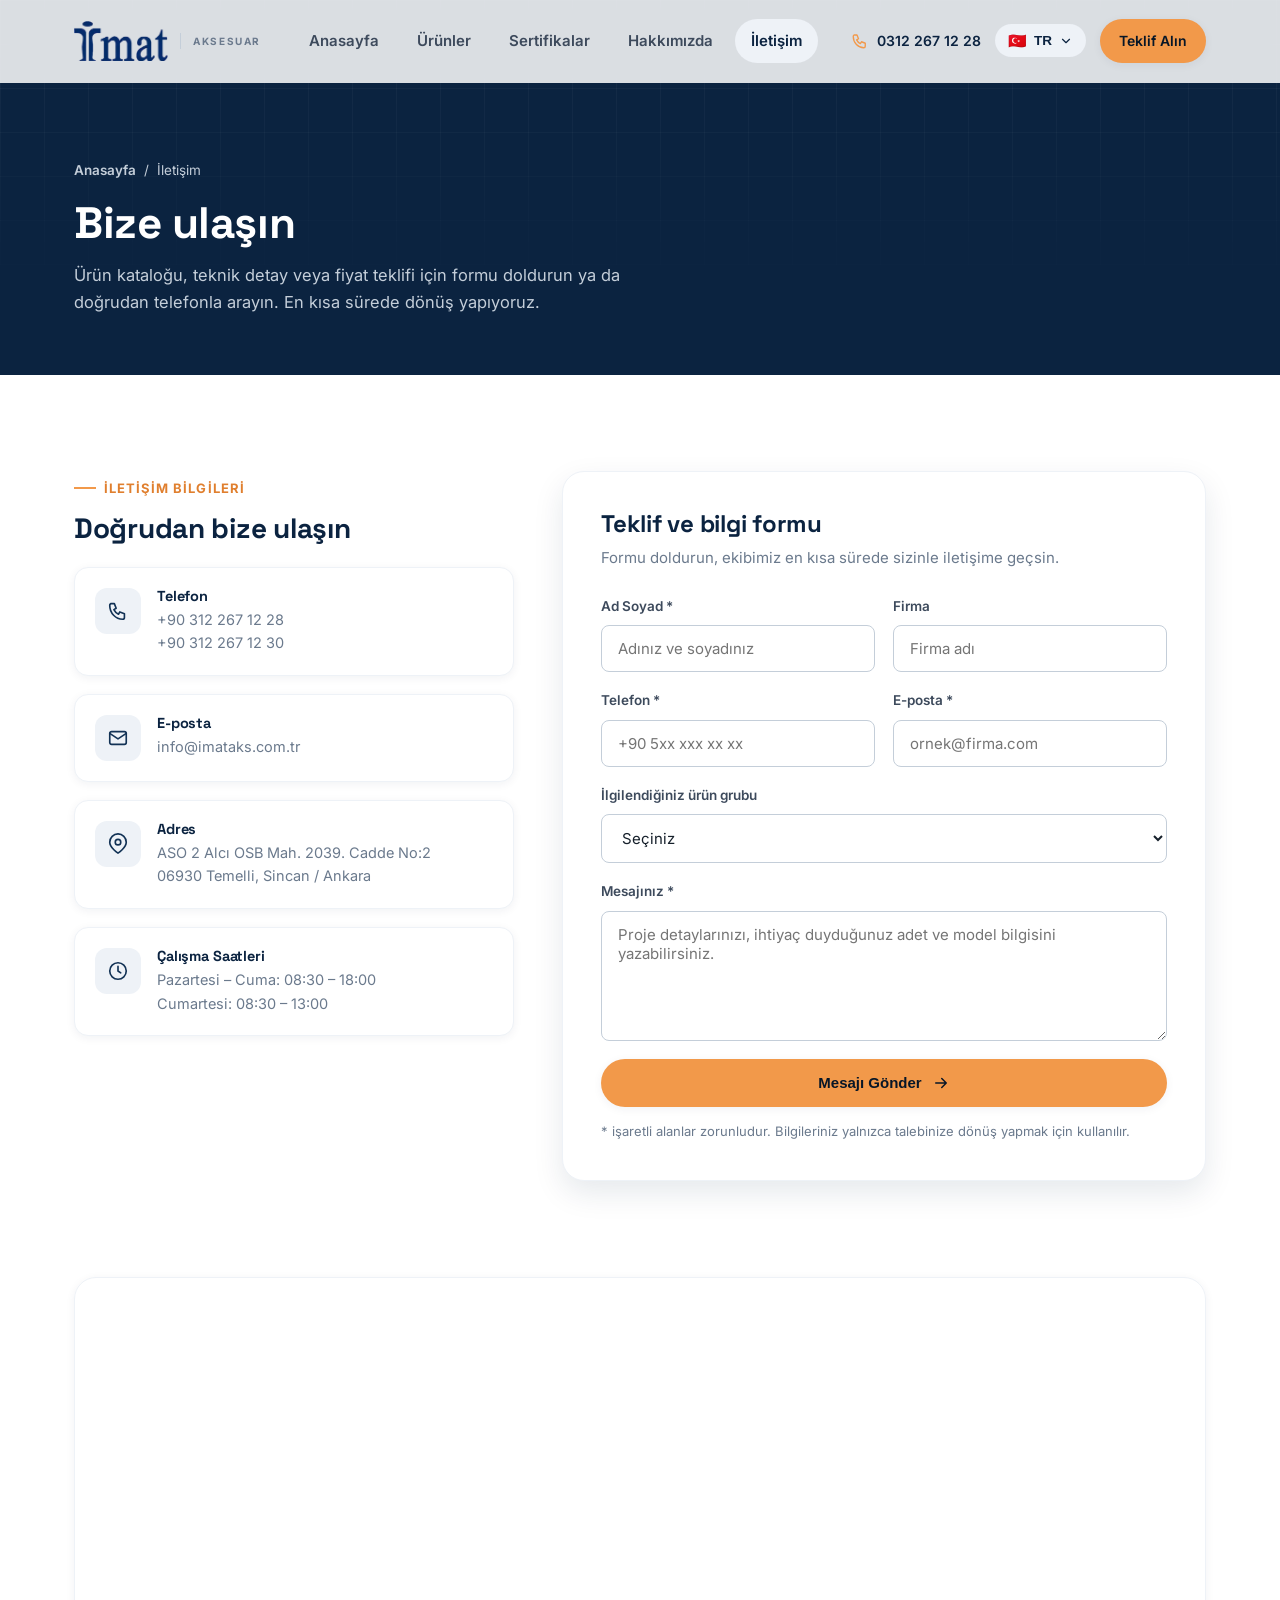
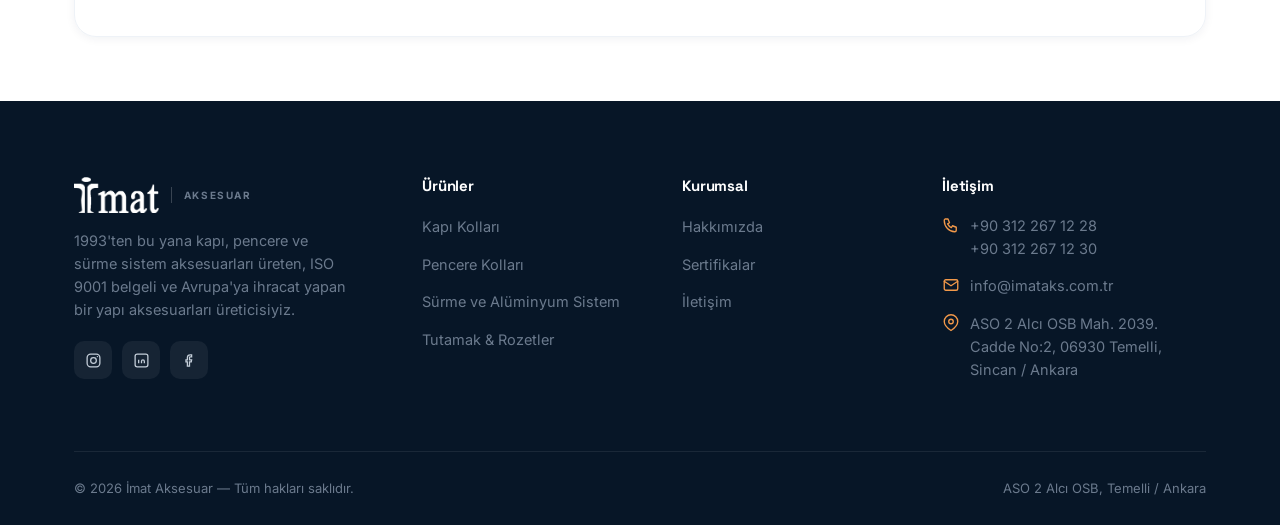
<file: iletisim.html>
<!doctype html>
<html lang="tr">
<head>
<meta charset="UTF-8">
<meta name="viewport" content="width=device-width, initial-scale=1.0">
<title>İletişim | İmat Aksesuar</title>
<meta name="description" content="İmat Aksesuar ile iletişime geçin. ASO 2 Alcı OSB Mah. 2039. Cadde No:2, Temelli / Ankara. Telefon: +90 312 267 12 28 — info@imataks.com.tr">
<link rel="icon" href="data:image/svg+xml,<svg xmlns=%22http://www.w3.org/2000/svg%22 viewBox=%220 0 24 24%22><rect width=%2224%22 height=%2224%22 rx=%226%22 fill=%22%230b2340%22/><text x=%2212%22 y=%2217%22 font-size=%2214%22 font-family=%22Georgia,serif%22 fill=%22%23f2994a%22 text-anchor=%22middle%22>İ</text></svg>">
<link rel="preconnect" href="https://fonts.googleapis.com">
<link rel="preconnect" href="https://fonts.gstatic.com" crossorigin>
<link href="https://fonts.googleapis.com/css2?family=Inter:wght@400;500;600;700;800&family=Space+Grotesk:wght@500;600;700&display=swap" rel="stylesheet">
<link rel="stylesheet" href="css/style.css">
</head>
<body>

<header class="site-header">
  <div class="container header-inner">
    <a href="index.html" class="logo">
      <img src="assets/imat-logo.webp" alt="İmat Aksesuar">
      <span class="logo-sub">Aksesuar</span>
    </a>
    <nav class="main-nav">
      <a href="index.html">Anasayfa</a>
      <a href="urunler.html">Ürünler</a>
      <a href="sertifikalar.html">Sertifikalar</a>
      <a href="hakkimizda.html">Hakkımızda</a>
      <a href="iletisim.html" class="active">İletişim</a>
    </nav>
    <div class="header-actions">
      <a href="tel:+903122671228" class="header-phone">
        <svg viewBox="0 0 24 24" fill="none" stroke="currentColor" stroke-width="1.8" stroke-linecap="round" stroke-linejoin="round"><path d="M4 4h4l2 5-2.5 1.5a11 11 0 0 0 5 5L14 13l5 2v4a2 2 0 0 1-2 2C9.6 21 3 14.4 3 6a2 2 0 0 1 1-2z"/></svg>
        0312 267 12 28
      </a>
      <div class="lang-switch">
        <button type="button" class="lang-switch-btn" aria-haspopup="true" aria-expanded="false">
          <span class="lang-flag" aria-hidden="true">🇹🇷</span>
          <span class="lang-code">TR</span>
          <svg class="lang-caret" viewBox="0 0 24 24" fill="none" stroke="currentColor" stroke-width="2" stroke-linecap="round" stroke-linejoin="round"><path d="M6 9l6 6 6-6"/></svg>
        </button>
        <div class="lang-menu" role="menu">
          <button type="button" class="lang-option is-active" role="menuitem" data-lang="tr"><span aria-hidden="true">🇹🇷</span> Türkçe</button>
          <button type="button" class="lang-option" role="menuitem" data-lang="en"><span aria-hidden="true">🇬🇧</span> English</button>
        </div>
      </div>
      <a href="iletisim.html" class="btn btn--primary btn--sm">Teklif Alın</a>
      <button class="nav-toggle" aria-label="Menü" aria-expanded="false">
        <svg viewBox="0 0 24 24" fill="none" stroke="currentColor" stroke-width="1.8" stroke-linecap="round"><path d="M3 6h18M3 12h18M3 18h18"/></svg>
      </button>
    </div>
  </div>
</header>

<section class="page-header">
  <div class="container">
    <div class="breadcrumb"><a href="index.html">Anasayfa</a> <span>/</span> <span>İletişim</span></div>
    <h1>Bize ulaşın</h1>
    <p>Ürün kataloğu, teknik detay veya fiyat teklifi için formu doldurun ya da doğrudan telefonla arayın. En kısa sürede dönüş yapıyoruz.</p>
  </div>
</section>

<section class="section">
  <div class="container">
    <div class="split" style="align-items:start;gap:48px;">
      <div class="reveal">
        <div class="eyebrow">İletişim Bilgileri</div>
        <h2 style="font-size:28px;margin-bottom:22px;">Doğrudan bize ulaşın</h2>
        <div class="contact-info-list">
          <div class="contact-info-card">
            <div class="icon-wrap"><svg viewBox="0 0 24 24" fill="none" stroke="currentColor" stroke-width="1.8" stroke-linecap="round" stroke-linejoin="round"><path d="M4 4h4l2 5-2.5 1.5a11 11 0 0 0 5 5L14 13l5 2v4a2 2 0 0 1-2 2C9.6 21 3 14.4 3 6a2 2 0 0 1 1-2z"/></svg></div>
            <div>
              <h4>Telefon</h4>
              <p><a href="tel:+903122671228">+90 312 267 12 28</a><br><a href="tel:+903122671230">+90 312 267 12 30</a></p>
            </div>
          </div>
          <div class="contact-info-card">
            <div class="icon-wrap"><svg viewBox="0 0 24 24" fill="none" stroke="currentColor" stroke-width="1.8" stroke-linecap="round" stroke-linejoin="round"><rect x="3" y="5" width="18" height="14" rx="2"/><path d="m3 7 9 6 9-6"/></svg></div>
            <div>
              <h4>E-posta</h4>
              <p><a href="mailto:info@imataks.com.tr">info@imataks.com.tr</a></p>
            </div>
          </div>
          <div class="contact-info-card">
            <div class="icon-wrap"><svg viewBox="0 0 24 24" fill="none" stroke="currentColor" stroke-width="1.8" stroke-linecap="round" stroke-linejoin="round"><path d="M21 10c0 6-9 12-9 12s-9-6-9-12a9 9 0 0 1 18 0z"/><circle cx="12" cy="10" r="3"/></svg></div>
            <div>
              <h4>Adres</h4>
              <p>ASO 2 Alcı OSB Mah. 2039. Cadde No:2<br>06930 Temelli, Sincan / Ankara</p>
            </div>
          </div>
          <div class="contact-info-card">
            <div class="icon-wrap"><svg viewBox="0 0 24 24" fill="none" stroke="currentColor" stroke-width="1.8" stroke-linecap="round" stroke-linejoin="round"><circle cx="12" cy="12" r="9"/><path d="M12 7v5l3 2"/></svg></div>
            <div>
              <h4>Çalışma Saatleri</h4>
              <p>Pazartesi – Cuma: 08:30 – 18:00<br>Cumartesi: 08:30 – 13:00</p>
            </div>
          </div>
        </div>
      </div>

      <div class="form-card reveal">
        <h2 style="font-size:24px;margin-bottom:8px;">Teklif ve bilgi formu</h2>
        <p style="color:var(--gray-500);font-size:15px;margin-bottom:26px;">Formu doldurun, ekibimiz en kısa sürede sizinle iletişime geçsin.</p>

        <div class="form-success" id="form-success">
          <svg viewBox="0 0 24 24" fill="none" stroke="currentColor" stroke-width="2.4" stroke-linecap="round" stroke-linejoin="round"><path d="M20 6L9 17l-5-5"/></svg>
          Mesajınız alındı. En kısa sürede size dönüş yapacağız.
        </div>

        <form id="contact-form" novalidate>
          <div class="form-row">
            <div class="field" style="margin-bottom:0;">
              <label for="ad">Ad Soyad *</label>
              <input type="text" id="ad" name="ad" required placeholder="Adınız ve soyadınız">
            </div>
            <div class="field" style="margin-bottom:0;">
              <label for="firma">Firma</label>
              <input type="text" id="firma" name="firma" placeholder="Firma adı">
            </div>
          </div>
          <div class="form-row">
            <div class="field" style="margin-bottom:0;">
              <label for="telefon">Telefon *</label>
              <input type="tel" id="telefon" name="telefon" required placeholder="+90 5xx xxx xx xx">
            </div>
            <div class="field" style="margin-bottom:0;">
              <label for="email">E-posta *</label>
              <input type="email" id="email" name="email" required placeholder="ornek@firma.com">
            </div>
          </div>
          <div class="field">
            <label for="konu">İlgilendiğiniz ürün grubu</label>
            <select id="konu" name="konu">
              <option value="">Seçiniz</option>
              <option>Kapı Kolları</option>
              <option>Pencere Kolları</option>
              <option>Sürme ve Alüminyum Sistem</option>
              <option>Tutamak &amp; Rozetler</option>
              <option>Sertifika / Belge Talebi</option>
              <option>Diğer</option>
            </select>
          </div>
          <div class="field">
            <label for="mesaj">Mesajınız *</label>
            <textarea id="mesaj" name="mesaj" required placeholder="Proje detaylarınızı, ihtiyaç duyduğunuz adet ve model bilgisini yazabilirsiniz."></textarea>
          </div>
          <button type="submit" class="btn btn--primary btn--block">
            Mesajı Gönder
            <svg viewBox="0 0 24 24" fill="none" stroke="currentColor" stroke-width="2" stroke-linecap="round" stroke-linejoin="round"><path d="M5 12h14M13 6l6 6-6 6"/></svg>
          </button>
          <p class="form-note">* işaretli alanlar zorunludur. Bilgileriniz yalnızca talebinize dönüş yapmak için kullanılır.</p>
        </form>
      </div>
    </div>
  </div>
</section>

<section class="section section--tight" style="padding-top:0;">
  <div class="container">
    <div class="map-wrap reveal">
      <iframe
        src="https://www.google.com/maps?q=ASO%202%20Alc%C4%B1%20OSB%20Mah.%202039.%20Cadde%20No:2%20Temelli%20Sincan%20Ankara&output=embed"
        loading="lazy"
        referrerpolicy="no-referrer-when-downgrade"
        title="İmat Aksesuar konum haritası"></iframe>
    </div>
  </div>
</section>

<footer class="site-footer">
  <div class="container">
    <div class="footer-grid">
      <div class="footer-brand">
        <a href="index.html" class="logo"><img src="assets/imat-logo.webp" alt="İmat Aksesuar"><span class="logo-sub">Aksesuar</span></a>
        <p>1993'ten bu yana kapı, pencere ve sürme sistem aksesuarları üreten, ISO 9001 belgeli ve Avrupa'ya ihracat yapan bir yapı aksesuarları üreticisiyiz.</p>
        <div class="footer-social">
          <a href="#" aria-label="Instagram"><svg viewBox="0 0 24 24" fill="none" stroke="currentColor" stroke-width="1.8"><rect x="3" y="3" width="18" height="18" rx="5"/><circle cx="12" cy="12" r="4"/><circle cx="17.5" cy="6.5" r="1" fill="currentColor" stroke="none"/></svg></a>
          <a href="#" aria-label="LinkedIn"><svg viewBox="0 0 24 24" fill="none" stroke="currentColor" stroke-width="1.8"><rect x="3" y="3" width="18" height="18" rx="3"/><path d="M8 11v5M8 8v.01M12 16v-3a2 2 0 0 1 4 0v3M12 13v3"/></svg></a>
          <a href="#" aria-label="Facebook"><svg viewBox="0 0 24 24" fill="none" stroke="currentColor" stroke-width="1.8"><path d="M15 4h-2a4 4 0 0 0-4 4v3H7v3h2v6h3v-6h2.5l.5-3H12V8a1 1 0 0 1 1-1h2z"/></svg></a>
        </div>
      </div>
      <div class="footer-col">
        <h4>Ürünler</h4>
        <ul>
          <li><a href="urunler.html#kapi-kollari">Kapı Kolları</a></li>
          <li><a href="urunler.html#pencere-kollari">Pencere Kolları</a></li>
          <li><a href="urunler.html#surme-sistem">Sürme ve Alüminyum Sistem</a></li>
          <li><a href="urunler.html#tutamak-rozetler">Tutamak &amp; Rozetler</a></li>
        </ul>
      </div>
      <div class="footer-col">
        <h4>Kurumsal</h4>
        <ul>
          <li><a href="hakkimizda.html">Hakkımızda</a></li>
          <li><a href="sertifikalar.html">Sertifikalar</a></li>
          <li><a href="iletisim.html">İletişim</a></li>
        </ul>
      </div>
      <div class="footer-col">
        <h4>İletişim</h4>
        <div class="contact-line"><svg viewBox="0 0 24 24" fill="none" stroke="currentColor" stroke-width="1.8" stroke-linecap="round" stroke-linejoin="round"><path d="M4 4h4l2 5-2.5 1.5a11 11 0 0 0 5 5L14 13l5 2v4a2 2 0 0 1-2 2C9.6 21 3 14.4 3 6a2 2 0 0 1 1-2z"/></svg> <span>+90 312 267 12 28<br>+90 312 267 12 30</span></div>
        <div class="contact-line"><svg viewBox="0 0 24 24" fill="none" stroke="currentColor" stroke-width="1.8" stroke-linecap="round" stroke-linejoin="round"><rect x="3" y="5" width="18" height="14" rx="2"/><path d="m3 7 9 6 9-6"/></svg> <span>info@imataks.com.tr</span></div>
        <div class="contact-line"><svg viewBox="0 0 24 24" fill="none" stroke="currentColor" stroke-width="1.8" stroke-linecap="round" stroke-linejoin="round"><path d="M21 10c0 6-9 12-9 12s-9-6-9-12a9 9 0 0 1 18 0z"/><circle cx="12" cy="10" r="3"/></svg> <span>ASO 2 Alcı OSB Mah. 2039. Cadde No:2, 06930 Temelli, Sincan / Ankara</span></div>
      </div>
    </div>
    <div class="footer-bottom">
      <span>&copy; <span id="year"></span> İmat Aksesuar — Tüm hakları saklıdır.</span>
      <span>ASO 2 Alcı OSB, Temelli / Ankara</span>
    </div>
  </div>
</footer>

<button class="back-to-top" aria-label="Yukarı çık">
  <svg viewBox="0 0 24 24" fill="none" stroke="currentColor" stroke-width="2" stroke-linecap="round" stroke-linejoin="round"><path d="M12 19V5M5 12l7-7 7 7"/></svg>
</button>

<script>document.getElementById('year').textContent = new Date().getFullYear();</script>
<script src="js/main.js"></script>
</body>
</html>
</file>
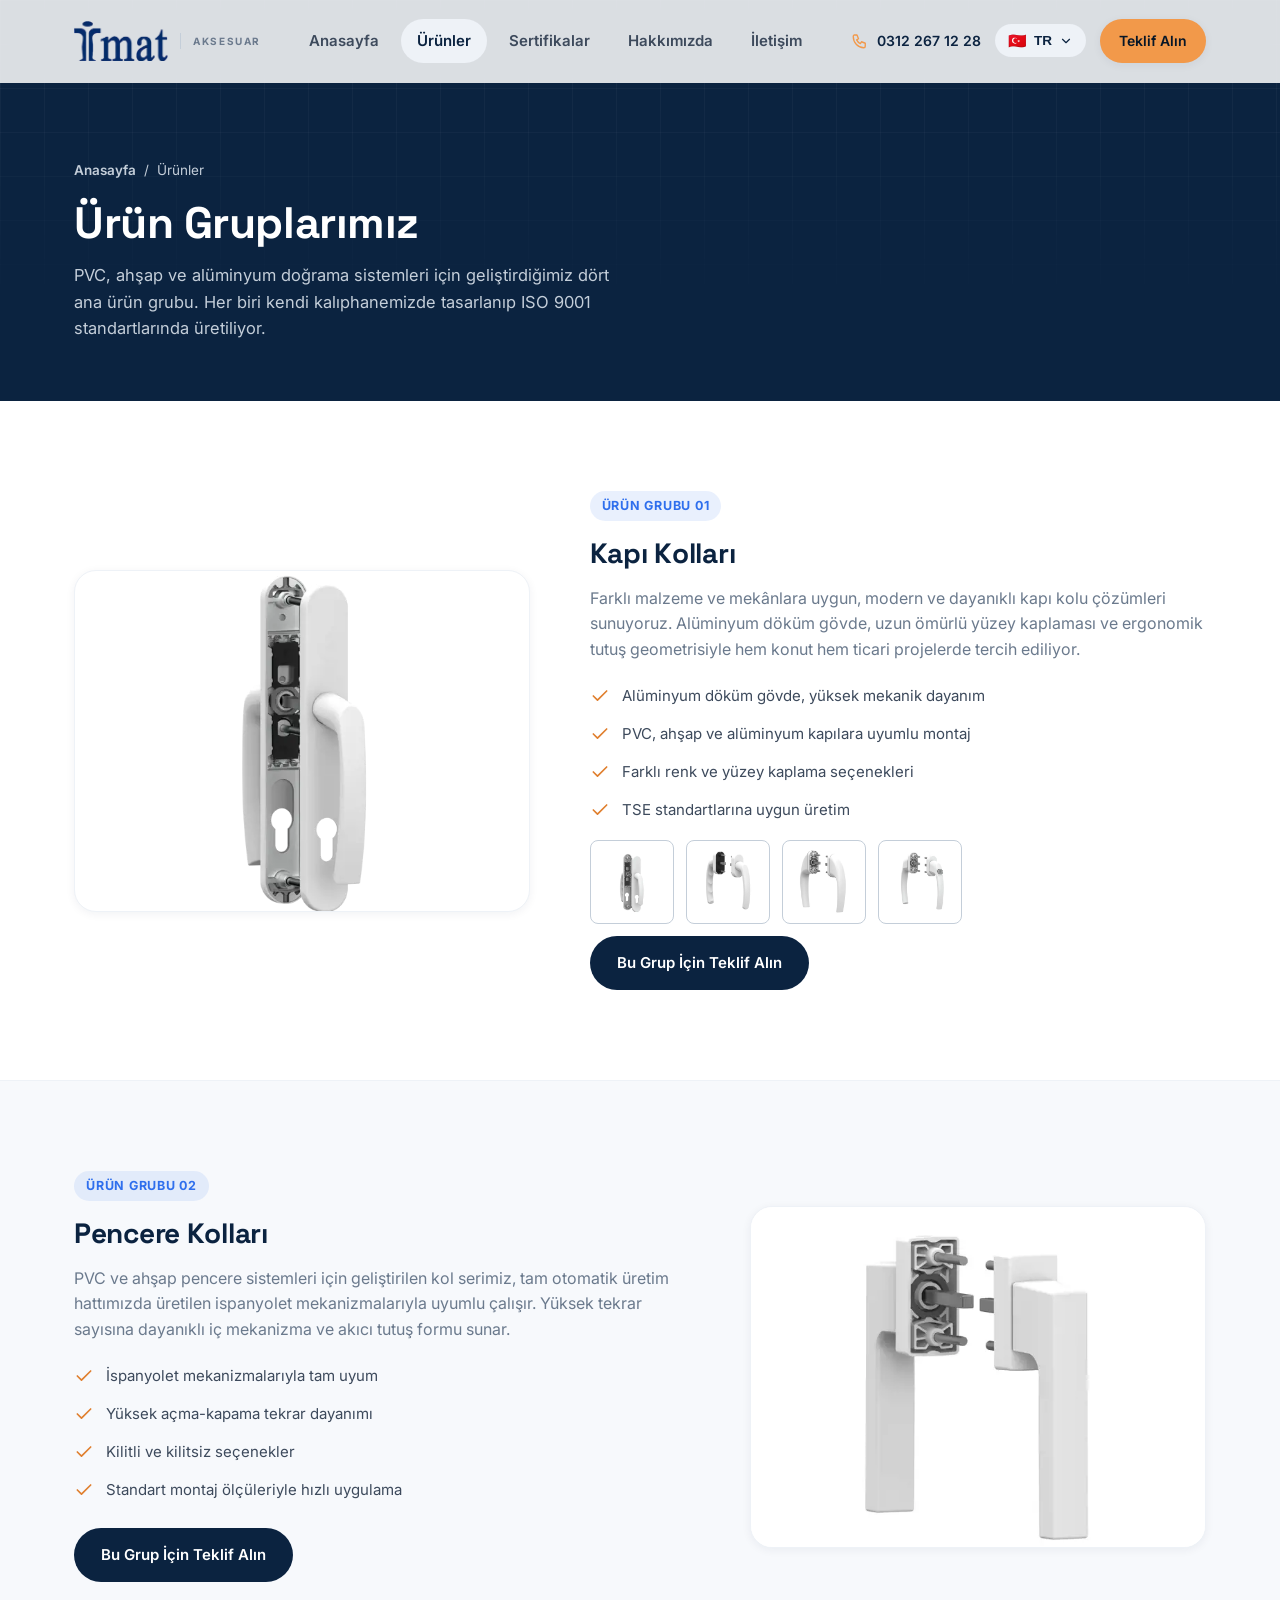
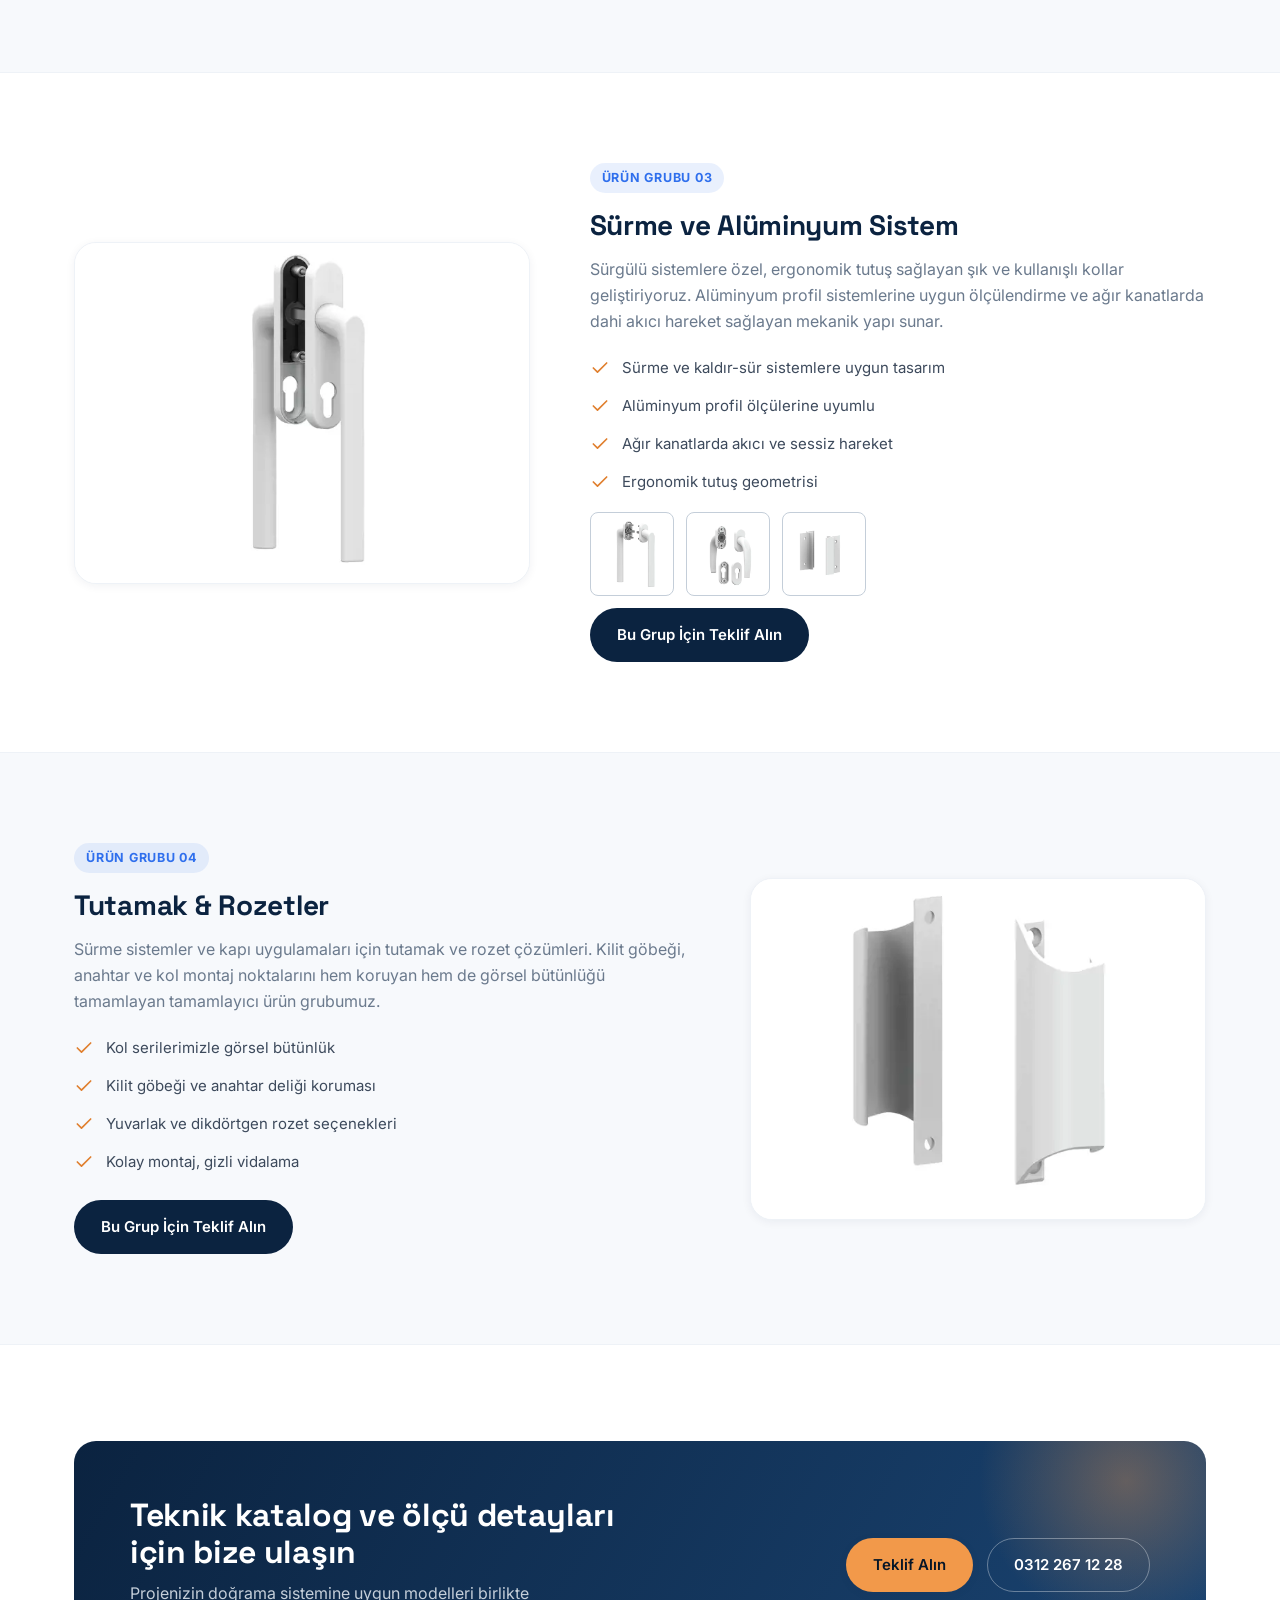
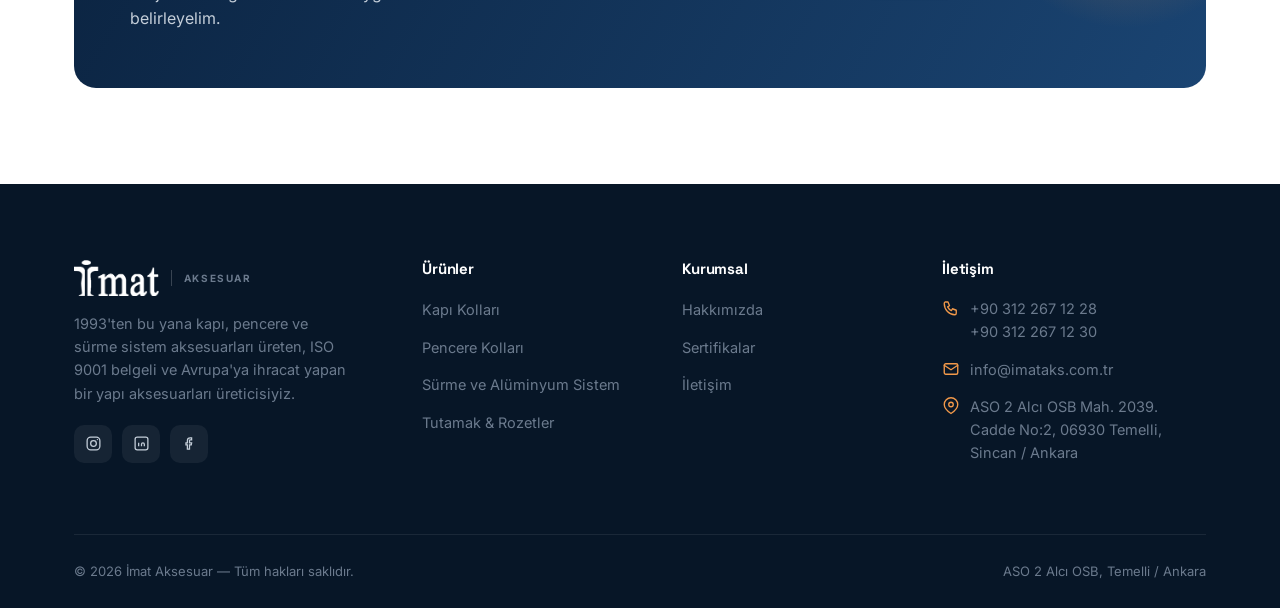
<file: urunler.html>
<!doctype html>
<html lang="tr">
<head>
<meta charset="UTF-8">
<meta name="viewport" content="width=device-width, initial-scale=1.0">
<title>Ürünler | İmat Aksesuar</title>
<meta name="description" content="Kapı kolları, pencere kolları, sürme ve alüminyum sistem kolları, tutamak ve rozetler. PVC, ahşap ve alüminyum doğrama sistemleri için İmat Aksesuar ürün grupları.">
<link rel="icon" href="data:image/svg+xml,<svg xmlns=%22http://www.w3.org/2000/svg%22 viewBox=%220 0 24 24%22><rect width=%2224%22 height=%2224%22 rx=%226%22 fill=%22%230b2340%22/><text x=%2212%22 y=%2217%22 font-size=%2214%22 font-family=%22Georgia,serif%22 fill=%22%23f2994a%22 text-anchor=%22middle%22>İ</text></svg>">
<link rel="preconnect" href="https://fonts.googleapis.com">
<link rel="preconnect" href="https://fonts.gstatic.com" crossorigin>
<link href="https://fonts.googleapis.com/css2?family=Inter:wght@400;500;600;700;800&family=Space+Grotesk:wght@500;600;700&display=swap" rel="stylesheet">
<link rel="stylesheet" href="css/style.css">
</head>
<body>

<header class="site-header">
  <div class="container header-inner">
    <a href="index.html" class="logo">
      <img src="assets/imat-logo.webp" alt="İmat Aksesuar">
      <span class="logo-sub">Aksesuar</span>
    </a>
    <nav class="main-nav">
      <a href="index.html">Anasayfa</a>
      <a href="urunler.html" class="active">Ürünler</a>
      <a href="sertifikalar.html">Sertifikalar</a>
      <a href="hakkimizda.html">Hakkımızda</a>
      <a href="iletisim.html">İletişim</a>
    </nav>
    <div class="header-actions">
      <a href="tel:+903122671228" class="header-phone">
        <svg viewBox="0 0 24 24" fill="none" stroke="currentColor" stroke-width="1.8" stroke-linecap="round" stroke-linejoin="round"><path d="M4 4h4l2 5-2.5 1.5a11 11 0 0 0 5 5L14 13l5 2v4a2 2 0 0 1-2 2C9.6 21 3 14.4 3 6a2 2 0 0 1 1-2z"/></svg>
        0312 267 12 28
      </a>
      <div class="lang-switch">
        <button type="button" class="lang-switch-btn" aria-haspopup="true" aria-expanded="false">
          <span class="lang-flag" aria-hidden="true">🇹🇷</span>
          <span class="lang-code">TR</span>
          <svg class="lang-caret" viewBox="0 0 24 24" fill="none" stroke="currentColor" stroke-width="2" stroke-linecap="round" stroke-linejoin="round"><path d="M6 9l6 6 6-6"/></svg>
        </button>
        <div class="lang-menu" role="menu">
          <button type="button" class="lang-option is-active" role="menuitem" data-lang="tr"><span aria-hidden="true">🇹🇷</span> Türkçe</button>
          <button type="button" class="lang-option" role="menuitem" data-lang="en"><span aria-hidden="true">🇬🇧</span> English</button>
        </div>
      </div>
      <a href="iletisim.html" class="btn btn--primary btn--sm">Teklif Alın</a>
      <button class="nav-toggle" aria-label="Menü" aria-expanded="false">
        <svg viewBox="0 0 24 24" fill="none" stroke="currentColor" stroke-width="1.8" stroke-linecap="round"><path d="M3 6h18M3 12h18M3 18h18"/></svg>
      </button>
    </div>
  </div>
</header>

<section class="page-header">
  <div class="container">
    <div class="breadcrumb"><a href="index.html">Anasayfa</a> <span>/</span> <span>Ürünler</span></div>
    <h1>Ürün Gruplarımız</h1>
    <p>PVC, ahşap ve alüminyum doğrama sistemleri için geliştirdiğimiz dört ana ürün grubu. Her biri kendi kalıphanemizde tasarlanıp ISO 9001 standartlarında üretiliyor.</p>
  </div>
</section>

<!-- KAPI KOLLARI -->
<section class="detail-block" id="kapi-kollari">
  <div class="container detail-grid">
    <div class="detail-media reveal">
      <img src="assets/urun-bati.webp" alt="İmat Batı 36/92 kapı kolu" loading="lazy">
    </div>
    <div class="reveal">
      <span class="detail-tag">Ürün Grubu 01</span>
      <h2>Kapı Kolları</h2>
      <p class="lead-text">Farklı malzeme ve mekânlara uygun, modern ve dayanıklı kapı kolu çözümleri sunuyoruz. Alüminyum döküm gövde, uzun ömürlü yüzey kaplaması ve ergonomik tutuş geometrisiyle hem konut hem ticari projelerde tercih ediliyor.</p>
      <ul class="check-list">
        <li><svg viewBox="0 0 24 24" fill="none" stroke="currentColor" stroke-width="2" stroke-linecap="round" stroke-linejoin="round"><path d="M20 6L9 17l-5-5"/></svg> Alüminyum döküm gövde, yüksek mekanik dayanım</li>
        <li><svg viewBox="0 0 24 24" fill="none" stroke="currentColor" stroke-width="2" stroke-linecap="round" stroke-linejoin="round"><path d="M20 6L9 17l-5-5"/></svg> PVC, ahşap ve alüminyum kapılara uyumlu montaj</li>
        <li><svg viewBox="0 0 24 24" fill="none" stroke="currentColor" stroke-width="2" stroke-linecap="round" stroke-linejoin="round"><path d="M20 6L9 17l-5-5"/></svg> Farklı renk ve yüzey kaplama seçenekleri</li>
        <li><svg viewBox="0 0 24 24" fill="none" stroke="currentColor" stroke-width="2" stroke-linecap="round" stroke-linejoin="round"><path d="M20 6L9 17l-5-5"/></svg> TSE standartlarına uygun üretim</li>
      </ul>
      <div class="detail-thumbs">
        <span><img src="assets/urun-kapi-kolu.webp" alt="Kısayol kapı kolu" loading="lazy"></span>
        <span><img src="assets/urun-bahar.webp" alt="Bahar akustik kol" loading="lazy"></span>
        <span><img src="assets/urun-chico.webp" alt="Chico kol" loading="lazy"></span>
        <span><img src="assets/urun-oval.webp" alt="Oval kilitli kol" loading="lazy"></span>
      </div>
      <a href="iletisim.html" class="btn btn--dark" style="margin-top:12px;">Bu Grup İçin Teklif Alın</a>
    </div>
  </div>
</section>

<!-- PENCERE KOLLARI -->
<section class="detail-block" id="pencere-kollari" style="background:var(--gray-50);">
  <div class="container detail-grid reverse">
    <div class="reveal">
      <span class="detail-tag">Ürün Grubu 02</span>
      <h2>Pencere Kolları</h2>
      <p class="lead-text">PVC ve ahşap pencere sistemleri için geliştirilen kol serimiz, tam otomatik üretim hattımızda üretilen ispanyolet mekanizmalarıyla uyumlu çalışır. Yüksek tekrar sayısına dayanıklı iç mekanizma ve akıcı tutuş formu sunar.</p>
      <ul class="check-list">
        <li><svg viewBox="0 0 24 24" fill="none" stroke="currentColor" stroke-width="2" stroke-linecap="round" stroke-linejoin="round"><path d="M20 6L9 17l-5-5"/></svg> İspanyolet mekanizmalarıyla tam uyum</li>
        <li><svg viewBox="0 0 24 24" fill="none" stroke="currentColor" stroke-width="2" stroke-linecap="round" stroke-linejoin="round"><path d="M20 6L9 17l-5-5"/></svg> Yüksek açma-kapama tekrar dayanımı</li>
        <li><svg viewBox="0 0 24 24" fill="none" stroke="currentColor" stroke-width="2" stroke-linecap="round" stroke-linejoin="round"><path d="M20 6L9 17l-5-5"/></svg> Kilitli ve kilitsiz seçenekler</li>
        <li><svg viewBox="0 0 24 24" fill="none" stroke="currentColor" stroke-width="2" stroke-linecap="round" stroke-linejoin="round"><path d="M20 6L9 17l-5-5"/></svg> Standart montaj ölçüleriyle hızlı uygulama</li>
      </ul>
      <a href="iletisim.html" class="btn btn--dark" style="margin-top:12px;">Bu Grup İçin Teklif Alın</a>
    </div>
    <div class="detail-media reveal">
      <img src="assets/urun-pencere-kolu.webp" alt="İmat pencere kolu" loading="lazy">
    </div>
  </div>
</section>

<!-- SÜRME SİSTEM -->
<section class="detail-block" id="surme-sistem">
  <div class="container detail-grid">
    <div class="detail-media reveal">
      <img src="assets/urun-surme.webp" alt="İmat Hebeschiebe çift taraflı sürme kolu" loading="lazy">
    </div>
    <div class="reveal">
      <span class="detail-tag">Ürün Grubu 03</span>
      <h2>Sürme ve Alüminyum Sistem</h2>
      <p class="lead-text">Sürgülü sistemlere özel, ergonomik tutuş sağlayan şık ve kullanışlı kollar geliştiriyoruz. Alüminyum profil sistemlerine uygun ölçülendirme ve ağır kanatlarda dahi akıcı hareket sağlayan mekanik yapı sunar.</p>
      <ul class="check-list">
        <li><svg viewBox="0 0 24 24" fill="none" stroke="currentColor" stroke-width="2" stroke-linecap="round" stroke-linejoin="round"><path d="M20 6L9 17l-5-5"/></svg> Sürme ve kaldır-sür sistemlere uygun tasarım</li>
        <li><svg viewBox="0 0 24 24" fill="none" stroke="currentColor" stroke-width="2" stroke-linecap="round" stroke-linejoin="round"><path d="M20 6L9 17l-5-5"/></svg> Alüminyum profil ölçülerine uyumlu</li>
        <li><svg viewBox="0 0 24 24" fill="none" stroke="currentColor" stroke-width="2" stroke-linecap="round" stroke-linejoin="round"><path d="M20 6L9 17l-5-5"/></svg> Ağır kanatlarda akıcı ve sessiz hareket</li>
        <li><svg viewBox="0 0 24 24" fill="none" stroke="currentColor" stroke-width="2" stroke-linecap="round" stroke-linejoin="round"><path d="M20 6L9 17l-5-5"/></svg> Ergonomik tutuş geometrisi</li>
      </ul>
      <div class="detail-thumbs">
        <span><img src="assets/urun-180-surme.webp" alt="180 mm sürme kolu" loading="lazy"></span>
        <span><img src="assets/urun-falcon.webp" alt="Falcon sürme kolu" loading="lazy"></span>
        <span><img src="assets/urun-h-kol.webp" alt="H kol" loading="lazy"></span>
      </div>
      <a href="iletisim.html" class="btn btn--dark" style="margin-top:12px;">Bu Grup İçin Teklif Alın</a>
    </div>
  </div>
</section>

<!-- TUTAMAK & ROZETLER -->
<section class="detail-block" id="tutamak-rozetler" style="background:var(--gray-50);">
  <div class="container detail-grid reverse">
    <div class="reveal">
      <span class="detail-tag">Ürün Grubu 04</span>
      <h2>Tutamak &amp; Rozetler</h2>
      <p class="lead-text">Sürme sistemler ve kapı uygulamaları için tutamak ve rozet çözümleri. Kilit göbeği, anahtar ve kol montaj noktalarını hem koruyan hem de görsel bütünlüğü tamamlayan tamamlayıcı ürün grubumuz.</p>
      <ul class="check-list">
        <li><svg viewBox="0 0 24 24" fill="none" stroke="currentColor" stroke-width="2" stroke-linecap="round" stroke-linejoin="round"><path d="M20 6L9 17l-5-5"/></svg> Kol serilerimizle görsel bütünlük</li>
        <li><svg viewBox="0 0 24 24" fill="none" stroke="currentColor" stroke-width="2" stroke-linecap="round" stroke-linejoin="round"><path d="M20 6L9 17l-5-5"/></svg> Kilit göbeği ve anahtar deliği koruması</li>
        <li><svg viewBox="0 0 24 24" fill="none" stroke="currentColor" stroke-width="2" stroke-linecap="round" stroke-linejoin="round"><path d="M20 6L9 17l-5-5"/></svg> Yuvarlak ve dikdörtgen rozet seçenekleri</li>
        <li><svg viewBox="0 0 24 24" fill="none" stroke="currentColor" stroke-width="2" stroke-linecap="round" stroke-linejoin="round"><path d="M20 6L9 17l-5-5"/></svg> Kolay montaj, gizli vidalama</li>
      </ul>
      <a href="iletisim.html" class="btn btn--dark" style="margin-top:12px;">Bu Grup İçin Teklif Alın</a>
    </div>
    <div class="detail-media reveal">
      <img src="assets/urun-tutamak.webp" alt="İmat C kol tutamak ve rozet" loading="lazy">
    </div>
  </div>
</section>

<!-- CTA -->
<section class="section">
  <div class="container">
    <div class="cta-banner reveal">
      <div>
        <h2>Teknik katalog ve ölçü detayları için bize ulaşın</h2>
        <p>Projenizin doğrama sistemine uygun modelleri birlikte belirleyelim.</p>
      </div>
      <div class="cta-actions">
        <a href="iletisim.html" class="btn btn--primary">Teklif Alın</a>
        <a href="tel:+903122671228" class="btn btn--ghost">0312 267 12 28</a>
      </div>
    </div>
  </div>
</section>

<footer class="site-footer">
  <div class="container">
    <div class="footer-grid">
      <div class="footer-brand">
        <a href="index.html" class="logo"><img src="assets/imat-logo.webp" alt="İmat Aksesuar"><span class="logo-sub">Aksesuar</span></a>
        <p>1993'ten bu yana kapı, pencere ve sürme sistem aksesuarları üreten, ISO 9001 belgeli ve Avrupa'ya ihracat yapan bir yapı aksesuarları üreticisiyiz.</p>
        <div class="footer-social">
          <a href="#" aria-label="Instagram"><svg viewBox="0 0 24 24" fill="none" stroke="currentColor" stroke-width="1.8"><rect x="3" y="3" width="18" height="18" rx="5"/><circle cx="12" cy="12" r="4"/><circle cx="17.5" cy="6.5" r="1" fill="currentColor" stroke="none"/></svg></a>
          <a href="#" aria-label="LinkedIn"><svg viewBox="0 0 24 24" fill="none" stroke="currentColor" stroke-width="1.8"><rect x="3" y="3" width="18" height="18" rx="3"/><path d="M8 11v5M8 8v.01M12 16v-3a2 2 0 0 1 4 0v3M12 13v3"/></svg></a>
          <a href="#" aria-label="Facebook"><svg viewBox="0 0 24 24" fill="none" stroke="currentColor" stroke-width="1.8"><path d="M15 4h-2a4 4 0 0 0-4 4v3H7v3h2v6h3v-6h2.5l.5-3H12V8a1 1 0 0 1 1-1h2z"/></svg></a>
        </div>
      </div>
      <div class="footer-col">
        <h4>Ürünler</h4>
        <ul>
          <li><a href="urunler.html#kapi-kollari">Kapı Kolları</a></li>
          <li><a href="urunler.html#pencere-kollari">Pencere Kolları</a></li>
          <li><a href="urunler.html#surme-sistem">Sürme ve Alüminyum Sistem</a></li>
          <li><a href="urunler.html#tutamak-rozetler">Tutamak &amp; Rozetler</a></li>
        </ul>
      </div>
      <div class="footer-col">
        <h4>Kurumsal</h4>
        <ul>
          <li><a href="hakkimizda.html">Hakkımızda</a></li>
          <li><a href="sertifikalar.html">Sertifikalar</a></li>
          <li><a href="iletisim.html">İletişim</a></li>
        </ul>
      </div>
      <div class="footer-col">
        <h4>İletişim</h4>
        <div class="contact-line"><svg viewBox="0 0 24 24" fill="none" stroke="currentColor" stroke-width="1.8" stroke-linecap="round" stroke-linejoin="round"><path d="M4 4h4l2 5-2.5 1.5a11 11 0 0 0 5 5L14 13l5 2v4a2 2 0 0 1-2 2C9.6 21 3 14.4 3 6a2 2 0 0 1 1-2z"/></svg> <span>+90 312 267 12 28<br>+90 312 267 12 30</span></div>
        <div class="contact-line"><svg viewBox="0 0 24 24" fill="none" stroke="currentColor" stroke-width="1.8" stroke-linecap="round" stroke-linejoin="round"><rect x="3" y="5" width="18" height="14" rx="2"/><path d="m3 7 9 6 9-6"/></svg> <span>info@imataks.com.tr</span></div>
        <div class="contact-line"><svg viewBox="0 0 24 24" fill="none" stroke="currentColor" stroke-width="1.8" stroke-linecap="round" stroke-linejoin="round"><path d="M21 10c0 6-9 12-9 12s-9-6-9-12a9 9 0 0 1 18 0z"/><circle cx="12" cy="10" r="3"/></svg> <span>ASO 2 Alcı OSB Mah. 2039. Cadde No:2, 06930 Temelli, Sincan / Ankara</span></div>
      </div>
    </div>
    <div class="footer-bottom">
      <span>&copy; <span id="year"></span> İmat Aksesuar — Tüm hakları saklıdır.</span>
      <span>ASO 2 Alcı OSB, Temelli / Ankara</span>
    </div>
  </div>
</footer>

<button class="back-to-top" aria-label="Yukarı çık">
  <svg viewBox="0 0 24 24" fill="none" stroke="currentColor" stroke-width="2" stroke-linecap="round" stroke-linejoin="round"><path d="M12 19V5M5 12l7-7 7 7"/></svg>
</button>

<script>document.getElementById('year').textContent = new Date().getFullYear();</script>
<script src="js/main.js"></script>
</body>
</html>
</file>
<file: css/style.css>
/* ==========================================================================
   İmat Aksesuar — Design System
   ========================================================================== */

:root {
  --navy-950: #071627;
  --navy-900: #0b2340;
  --navy-800: #123255;
  --navy-700: #1a4472;
  --blue-600: #2f6fed;
  --blue-500: #4a86f7;
  --amber-500: #f2994a;
  --amber-600: #e07f2e;
  --gray-900: #16202b;
  --gray-700: #3d4a5c;
  --gray-500: #6b7a8d;
  --gray-300: #c4ced9;
  --gray-100: #eef2f7;
  --gray-50: #f7f9fc;
  --white: #ffffff;

  --font-head: 'Space Grotesk', 'Inter', system-ui, sans-serif;
  --font-body: 'Inter', system-ui, -apple-system, sans-serif;

  --radius-sm: 8px;
  --radius-md: 14px;
  --radius-lg: 22px;

  --shadow-sm: 0 2px 10px rgba(11, 35, 64, 0.06);
  --shadow-md: 0 12px 30px rgba(11, 35, 64, 0.10);
  --shadow-lg: 0 24px 60px rgba(11, 35, 64, 0.18);

  --container: 1180px;
}

* { box-sizing: border-box; margin: 0; padding: 0; }

html { scroll-behavior: smooth; }

body {
  font-family: var(--font-body);
  color: var(--gray-900);
  background: var(--white);
  line-height: 1.6;
  -webkit-font-smoothing: antialiased;
  overflow-x: hidden;
}

img, svg { max-width: 100%; display: block; }

a { text-decoration: none; color: inherit; }

ul { list-style: none; }

h1, h2, h3, h4 {
  font-family: var(--font-head);
  font-weight: 700;
  line-height: 1.15;
  color: var(--navy-900);
  letter-spacing: -0.01em;
}

.container {
  width: 100%;
  max-width: var(--container);
  margin: 0 auto;
  padding: 0 24px;
}

.section { padding: 96px 0; }
.section--tight { padding: 64px 0; }
.section--dark { background: var(--navy-900); color: var(--gray-300); }
.section--dark h2, .section--dark h3 { color: var(--white); }
.section--alt { background: var(--gray-50); }

.eyebrow {
  display: inline-flex;
  align-items: center;
  gap: 8px;
  font-size: 13px;
  font-weight: 700;
  letter-spacing: 0.08em;
  text-transform: uppercase;
  color: var(--amber-600);
  margin-bottom: 14px;
}
.eyebrow::before {
  content: "";
  width: 22px;
  height: 2px;
  background: var(--amber-500);
  display: inline-block;
}
.section--dark .eyebrow { color: var(--amber-500); }

.section-head { max-width: 640px; margin-bottom: 48px; }
.section-head.center { margin-left: auto; margin-right: auto; text-align: center; }
.section-head h2 { font-size: clamp(28px, 3.4vw, 40px); margin-bottom: 14px; }
.section-head p { color: var(--gray-500); font-size: 17px; }
.section--dark .section-head p { color: var(--gray-300); }

/* Buttons */
.btn {
  display: inline-flex;
  align-items: center;
  gap: 10px;
  padding: 14px 26px;
  border-radius: 999px;
  font-weight: 600;
  font-size: 15px;
  border: 1px solid transparent;
  cursor: pointer;
  transition: transform .18s ease, box-shadow .18s ease, background .18s ease, color .18s ease, border-color .18s ease;
  white-space: nowrap;
}
.btn svg { width: 18px; height: 18px; }
.btn--primary { background: var(--amber-500); color: var(--navy-950); box-shadow: var(--shadow-sm); }
.btn--primary:hover { background: var(--amber-600); transform: translateY(-2px); box-shadow: var(--shadow-md); }
.btn--dark { background: var(--navy-900); color: var(--white); }
.btn--dark:hover { background: var(--navy-800); transform: translateY(-2px); box-shadow: var(--shadow-md); }
.btn--ghost { background: transparent; border-color: rgba(255,255,255,0.35); color: var(--white); }
.btn--ghost:hover { background: rgba(255,255,255,0.12); border-color: rgba(255,255,255,0.6); }
.btn--outline { background: transparent; border-color: var(--gray-300); color: var(--navy-900); }
.btn--outline:hover { border-color: var(--navy-900); background: var(--gray-50); }
.btn--sm { padding: 10px 18px; font-size: 14px; }
.btn--block { width: 100%; justify-content: center; }

/* ==========================================================================
   Header
   ========================================================================== */
.site-header {
  position: fixed;
  top: 0; left: 0; right: 0;
  z-index: 1000;
  background: rgba(255,255,255,0.85);
  backdrop-filter: blur(10px);
  border-bottom: 1px solid transparent;
  transition: box-shadow .25s ease, border-color .25s ease, background .25s ease;
}
.site-header.is-scrolled {
  box-shadow: 0 4px 24px rgba(11,35,64,0.08);
  border-color: var(--gray-100);
}
.header-inner {
  display: flex;
  align-items: center;
  justify-content: space-between;
  height: 82px;
}
.logo {
  display: flex;
  align-items: center;
  gap: 12px;
}
.logo img { height: 40px; width: auto; }
.logo .logo-sub {
  display: block;
  font-family: var(--font-body);
  font-size: 10px;
  font-weight: 700;
  letter-spacing: 0.16em;
  color: var(--gray-500);
  text-transform: uppercase;
  padding-left: 12px;
  border-left: 1px solid var(--gray-300);
}
.site-footer .logo img { filter: brightness(0) invert(1); height: 36px; }
.site-footer .logo .logo-sub { color: var(--gray-500); border-left-color: rgba(255,255,255,0.2); }

.main-nav { display: flex; align-items: center; gap: 6px; }
.main-nav a {
  padding: 10px 16px;
  border-radius: 999px;
  font-weight: 600;
  font-size: 15px;
  color: var(--gray-700);
  transition: background .18s ease, color .18s ease;
}
.main-nav a:hover, .main-nav a.active { background: var(--gray-100); color: var(--navy-900); }

.header-actions { display: flex; align-items: center; gap: 14px; }
.header-phone {
  display: flex;
  align-items: center;
  gap: 8px;
  font-weight: 600;
  font-size: 14px;
  color: var(--navy-900);
}
.header-phone svg { width: 18px; height: 18px; color: var(--amber-500); }

/* Language switch */
.lang-switch { position: relative; }
.lang-switch-btn {
  display: flex;
  align-items: center;
  gap: 7px;
  background: var(--gray-100);
  border: 1px solid transparent;
  border-radius: 999px;
  padding: 8px 12px;
  font-weight: 600;
  font-size: 13.5px;
  color: var(--navy-900);
  cursor: pointer;
  transition: background .18s ease, border-color .18s ease;
}
.lang-switch-btn:hover, .lang-switch-btn:focus-visible { background: var(--gray-300); }
.lang-flag { font-size: 15px; line-height: 1; }
.lang-caret { width: 14px; height: 14px; transition: transform .2s ease; }
.lang-switch.is-open .lang-caret { transform: rotate(180deg); }

.lang-menu {
  position: absolute;
  top: calc(100% + 10px);
  right: 0;
  min-width: 172px;
  background: var(--white);
  border-radius: var(--radius-md);
  box-shadow: var(--shadow-lg);
  padding: 8px;
  opacity: 0;
  visibility: hidden;
  transform: translateY(-6px);
  transition: opacity .18s ease, transform .18s ease, visibility .18s;
  z-index: 1100;
}
.lang-switch.is-open .lang-menu { opacity: 1; visibility: visible; transform: translateY(0); }
.lang-option {
  display: flex;
  align-items: center;
  gap: 10px;
  width: 100%;
  background: none;
  border: none;
  border-radius: var(--radius-sm);
  padding: 10px 12px;
  font-size: 14px;
  font-weight: 600;
  color: var(--gray-700);
  cursor: pointer;
  text-align: left;
  transition: background .15s ease;
}
.lang-option:hover, .lang-option:focus-visible { background: var(--gray-50); }
.lang-option.is-active { color: var(--navy-900); }
.lang-option.is-active::after {
  content: "";
  width: 7px; height: 7px;
  border-radius: 50%;
  background: var(--amber-500);
  margin-left: auto;
}

.toast {
  position: fixed;
  left: 50%;
  bottom: 30px;
  transform: translate(-50%, 12px);
  background: var(--navy-950);
  color: var(--white);
  font-size: 14px;
  font-weight: 600;
  padding: 13px 22px;
  border-radius: 999px;
  box-shadow: var(--shadow-lg);
  opacity: 0;
  pointer-events: none;
  transition: opacity .25s ease, transform .25s ease;
  z-index: 2100;
}
.toast.show { opacity: 1; transform: translate(-50%, 0); }

.nav-toggle {
  display: none;
  width: 42px; height: 42px;
  border-radius: 10px;
  border: 1px solid var(--gray-300);
  background: var(--white);
  align-items: center;
  justify-content: center;
  cursor: pointer;
}
.nav-toggle svg { width: 20px; height: 20px; }

/* ==========================================================================
   Hero
   ========================================================================== */
.hero {
  position: relative;
  padding: 168px 0 100px;
  color: var(--white);
  overflow: hidden;
}
.hero::after {
  content: "";
  position: absolute;
  inset: 0;
  z-index: 1;
  background-image:
    linear-gradient(rgba(255,255,255,0.04) 1px, transparent 1px),
    linear-gradient(90deg, rgba(255,255,255,0.04) 1px, transparent 1px);
  background-size: 44px 44px;
  mask-image: linear-gradient(180deg, black, transparent 75%);
  pointer-events: none;
}
.hero-badge {
  display: inline-flex;
  align-items: center;
  gap: 10px;
  background: rgba(255,255,255,0.08);
  border: 1px solid rgba(255,255,255,0.16);
  padding: 8px 16px 8px 8px;
  border-radius: 999px;
  font-size: 13px;
  font-weight: 600;
  margin-bottom: 26px;
}
.hero-badge span.dot {
  width: 26px; height: 26px;
  border-radius: 50%;
  background: var(--amber-500);
  display: flex; align-items: center; justify-content: center;
  color: var(--navy-950);
  font-size: 12px;
  font-weight: 800;
}
.hero h1 {
  color: var(--white);
  font-size: clamp(34px, 4.6vw, 56px);
  margin-bottom: 22px;
}
.hero h1 em { color: var(--amber-500); font-style: normal; }
.hero p.lead {
  font-size: 18px;
  color: var(--gray-300);
  max-width: 540px;
  margin-bottom: 34px;
}
.hero-actions { display: flex; gap: 14px; flex-wrap: wrap; margin-bottom: 0; }

/* ==========================================================================
   Hero — interactive house hotspots
   ========================================================================== */
.hero-media {
  position: absolute;
  inset: 0;
  z-index: 0;
}
.hero-media img {
  width: 100%;
  height: 100%;
  object-fit: cover;
}
.hero-scrim {
  position: absolute;
  inset: 0;
  background: linear-gradient(100deg, rgba(7,22,39,0.95) 0%, rgba(7,22,39,0.86) 42%, rgba(7,22,39,0.45) 72%, rgba(7,22,39,0.30) 100%);
}

/* Spotlight overlay — dims the photo away from the active hotspot */
.hero-spotlight {
  position: absolute;
  inset: 0;
  z-index: 1;
  background: radial-gradient(circle at var(--sx, 50%) var(--sy, 50%), transparent 0, transparent 90px, rgba(7,22,39,0.55) 260px);
  opacity: 0;
  transition: opacity .45s ease;
  pointer-events: none;
}
.hero-hotspots.has-open ~ .hero-spotlight,
.hero-spotlight.is-visible { opacity: 1; }

.hero-content { position: relative; z-index: 3; pointer-events: none; }
.hero-content > * { max-width: 560px; }
.hero-content .hero-actions,
.hero-content .hero-badge { pointer-events: auto; }

.hero-hint {
  display: flex;
  align-items: center;
  gap: 10px;
  margin-top: 44px;
  font-size: 13.5px;
  color: var(--gray-300);
}
.hero-hint svg { width: 18px; height: 18px; color: var(--amber-500); flex-shrink: 0; }

.hero-hotspots {
  position: absolute;
  inset: 0;
  z-index: 2;
}
.hotspot {
  position: absolute;
  left: var(--x, 50%);
  top: var(--y, 50%);
  transform: translate(-50%, -50%);
}
.hotspot-pin {
  position: relative;
  width: 26px;
  height: 26px;
  border-radius: 50%;
  background: transparent;
  border: none;
  cursor: pointer;
  display: flex;
  align-items: center;
  justify-content: center;
  padding: 9px;
}
.hotspot-pin::before,
.hotspot-pin::after {
  content: "";
  position: absolute;
  inset: 0;
  border-radius: 50%;
  border: 1.5px solid rgba(255,255,255,0.85);
}
.hotspot-pin::after {
  animation: hotspot-ping 2.4s cubic-bezier(.3,.6,.3,1) infinite;
}
.hotspot-pin:hover::after,
.hotspot-pin:focus-visible::after { animation-play-state: paused; }
@keyframes hotspot-ping {
  0% { transform: scale(1); opacity: .9; }
  100% { transform: scale(2.1); opacity: 0; }
}
.pin-dot {
  position: relative;
  width: 8px;
  height: 8px;
  border-radius: 50%;
  background: var(--amber-500);
  box-shadow: 0 0 0 4px rgba(242,153,74,0.25);
  transition: transform .2s ease, background .2s ease;
}
.hotspot-pin:hover .pin-dot,
.hotspot-pin:focus-visible .pin-dot,
.hotspot.is-open .pin-dot { transform: scale(1.25); background: var(--white); }
.hotspot-pin:focus-visible { outline: 2px solid var(--white); outline-offset: 4px; border-radius: 50%; }

.pin-label {
  position: absolute;
  bottom: calc(100% + 10px);
  left: 50%;
  transform: translate(-50%, 4px);
  white-space: nowrap;
  background: rgba(7,22,39,0.92);
  color: var(--white);
  font-size: 12.5px;
  font-weight: 600;
  padding: 6px 12px;
  border-radius: 999px;
  opacity: 0;
  pointer-events: none;
  transition: opacity .18s ease, transform .18s ease;
}
.hotspot-pin:hover .pin-label,
.hotspot-pin:focus-visible .pin-label { opacity: 1; transform: translate(-50%, 0); }
.hotspot.is-open .pin-label { opacity: 0; }

.hotspot-card {
  position: absolute;
  top: calc(100% + 18px);
  left: 50%;
  transform: translate(-50%, 8px) scale(0.92);
  transform-origin: top center;
  width: 300px;
  background: var(--white);
  border-radius: var(--radius-lg);
  box-shadow: var(--shadow-lg);
  padding: 16px;
  display: flex;
  gap: 14px;
  opacity: 0;
  visibility: hidden;
  pointer-events: none;
  transition: opacity .28s ease, transform .28s ease, visibility .28s;
}
.hotspot.is-open .hotspot-card {
  opacity: 1;
  visibility: visible;
  pointer-events: auto;
  transform: translate(-50%, 0) scale(1);
}
/* Edge-aware positioning, refined by JS at open-time */
.hotspot-card.card-left { left: auto; right: 0; transform: translate(0, 8px) scale(0.92); transform-origin: top right; }
.hotspot.is-open .hotspot-card.card-left { transform: translate(0, 0) scale(1); }
.hotspot-card.card-right { left: 0; transform: translate(0, 8px) scale(0.92); transform-origin: top left; }
.hotspot.is-open .hotspot-card.card-right { transform: translate(0, 0) scale(1); }
.hotspot-card.card-top { top: auto; bottom: calc(100% + 18px); transform: translate(-50%, -8px) scale(0.92); transform-origin: bottom center; }
.hotspot.is-open .hotspot-card.card-top { transform: translate(-50%, 0) scale(1); }

.hs-thumb {
  width: 104px;
  height: 104px;
  flex-shrink: 0;
  border-radius: var(--radius-sm);
  background: var(--gray-50);
  display: flex;
  align-items: center;
  justify-content: center;
  overflow: hidden;
}
.hs-thumb img { width: 100%; height: 100%; object-fit: contain; transform: scale(1.65); }
.hs-body { min-width: 0; }
.hs-tag {
  display: inline-block;
  font-size: 11px;
  font-weight: 700;
  letter-spacing: 0.05em;
  text-transform: uppercase;
  color: var(--amber-600);
  margin-bottom: 4px;
}
.hs-body h3 { font-size: 15px; color: var(--navy-900); margin-bottom: 4px; }
.hs-body p { font-size: 12.5px; color: var(--gray-500); margin-bottom: 8px; line-height: 1.45; }
.hs-body a {
  display: inline-flex;
  align-items: center;
  gap: 5px;
  font-size: 12.5px;
  font-weight: 700;
  color: var(--blue-600);
}
.hs-body a svg { width: 13px; height: 13px; }

/* Staggered inner reveal once a card opens */
.hotspot.is-open .hs-thumb,
.hotspot.is-open .hs-tag,
.hotspot.is-open .hs-body h3,
.hotspot.is-open .hs-body p,
.hotspot.is-open .hs-body a {
  animation: hs-fade-up .35s ease both;
}
.hotspot.is-open .hs-thumb { animation-delay: .04s; }
.hotspot.is-open .hs-tag { animation-delay: .08s; }
.hotspot.is-open .hs-body h3 { animation-delay: .12s; }
.hotspot.is-open .hs-body p { animation-delay: .16s; }
.hotspot.is-open .hs-body a { animation-delay: .2s; }
@keyframes hs-fade-up {
  from { opacity: 0; transform: translateY(6px); }
  to { opacity: 1; transform: translateY(0); }
}

@media (prefers-reduced-motion: reduce) {
  .hotspot-pin::after { animation: none; }
  .hotspot-card,
  .hotspot-card.card-left,
  .hotspot-card.card-right,
  .hotspot-card.card-top { transition: opacity .01s linear; transform: none !important; }
  .hotspot.is-open .hs-thumb,
  .hotspot.is-open .hs-tag,
  .hotspot.is-open .hs-body h3,
  .hotspot.is-open .hs-body p,
  .hotspot.is-open .hs-body a { animation: none; }
}

@media (max-width: 560px) {
  .hotspot-card {
    position: fixed;
    left: 16px;
    right: 16px;
    bottom: 16px;
    top: auto;
    width: auto;
    transform: translateY(16px) scale(1);
    transform-origin: bottom center;
  }
  .hotspot.is-open .hotspot-card,
  .hotspot-card.card-left,
  .hotspot-card.card-right,
  .hotspot-card.card-top { left: 16px; right: 16px; bottom: 16px; top: auto; transform: translateY(0) scale(1); }
}

/* ==========================================================================
   Hero stats strip
   ========================================================================== */
.hero-stats-strip {
  position: relative;
  z-index: 2;
  margin: -46px auto 0;
  max-width: calc(var(--container) - 48px);
  padding: 0 24px;
}
.hero-stats-strip .container {
  display: grid;
  grid-template-columns: repeat(4, 1fr);
  gap: 0;
  background: rgba(255,255,255,0.92);
  backdrop-filter: blur(14px);
  border: 1px solid rgba(255,255,255,0.6);
  border-radius: var(--radius-lg);
  box-shadow: var(--shadow-lg);
  padding: 26px 0;
}
.hero-stats-strip .stat {
  text-align: center;
  border-right: 1px solid var(--gray-100);
}
.hero-stats-strip .stat:last-child { border-right: none; }
.hero-stats-strip .stat b {
  display: block;
  font-family: var(--font-head);
  font-size: 24px;
  color: var(--navy-900);
}
.hero-stats-strip .stat span {
  font-size: 12.5px;
  color: var(--gray-500);
}
@media (max-width: 860px) {
  .hero-stats-strip { margin-top: -30px; }
  .hero-stats-strip .container { grid-template-columns: repeat(2, 1fr); row-gap: 20px; padding: 22px 0; }
  .hero-stats-strip .stat:nth-child(2n) { border-right: none; }
  .hero-stats-strip .stat:nth-child(1), .hero-stats-strip .stat:nth-child(2) { border-bottom: 1px solid var(--gray-100); padding-bottom: 16px; }
}

/* ==========================================================================
   Product cards
   ========================================================================== */
.grid-4 { display: grid; grid-template-columns: repeat(4, 1fr); gap: 24px; }
.grid-3 { display: grid; grid-template-columns: repeat(3, 1fr); gap: 24px; }
.grid-2 { display: grid; grid-template-columns: repeat(2, 1fr); gap: 24px; }

.product-card {
  background: var(--white);
  border: 1px solid var(--gray-100);
  border-radius: var(--radius-lg);
  overflow: hidden;
  box-shadow: var(--shadow-sm);
  transition: transform .22s ease, box-shadow .22s ease, border-color .22s ease;
  display: flex;
  flex-direction: column;
}
.product-card:hover { transform: translateY(-6px); box-shadow: var(--shadow-md); border-color: transparent; }
.product-card .thumb {
  background: var(--gray-50);
  border-bottom: 1px solid var(--gray-100);
  aspect-ratio: 4/3;
  display: flex; align-items: center; justify-content: center;
  padding: 18px;
  overflow: hidden;
}
.product-card .thumb img {
  width: 100%; height: 100%;
  object-fit: contain;
  transform: scale(1.5);
  transition: transform .35s ease;
}
.product-card:hover .thumb img { transform: scale(1.62); }
.product-card .card-body { padding: 26px; display: flex; flex-direction: column; flex: 1; }
.product-card .card-body .card-link { margin-top: auto; }
.product-card h3 { font-size: 19px; margin-bottom: 10px; }
.product-card p { color: var(--gray-500); font-size: 15px; margin-bottom: 18px; }
.product-card .card-link {
  display: inline-flex; align-items: center; gap: 6px;
  font-weight: 700; font-size: 14px; color: var(--blue-600);
}
.product-card .card-link svg { width: 16px; height: 16px; transition: transform .18s ease; }
.product-card:hover .card-link svg { transform: translateX(4px); }

/* Feature / value cards */
.feature-card {
  padding: 28px;
  border-radius: var(--radius-md);
  background: rgba(255,255,255,0.04);
  border: 1px solid rgba(255,255,255,0.1);
}
.feature-card .icon-wrap {
  width: 50px; height: 50px;
  border-radius: 14px;
  background: rgba(242,153,74,0.14);
  color: var(--amber-500);
  display: flex; align-items: center; justify-content: center;
  margin-bottom: 18px;
}
.feature-card .icon-wrap svg { width: 24px; height: 24px; }
.feature-card h3 { font-size: 17px; margin-bottom: 8px; }
.feature-card p { font-size: 14.5px; color: var(--gray-300); }

.feature-card.light { background: var(--white); border: 1px solid var(--gray-100); box-shadow: var(--shadow-sm); }
.feature-card.light .icon-wrap { background: var(--gray-100); color: var(--navy-800); }
.feature-card.light h3 { color: var(--navy-900); }
.feature-card.light p { color: var(--gray-500); }

/* ==========================================================================
   About / split sections
   ========================================================================== */
.split {
  display: grid;
  grid-template-columns: 1fr 1fr;
  gap: 64px;
  align-items: center;
}
.split-media {
  position: relative;
  border-radius: var(--radius-lg);
  overflow: hidden;
  background: var(--gray-100);
  aspect-ratio: 4/3.2;
}
.split-media > img { width: 100%; height: 100%; object-fit: cover; }
.split-media .badge-chip {
  position: absolute;
  bottom: 22px; left: 22px;
  background: var(--white);
  border-radius: var(--radius-md);
  padding: 14px 18px;
  box-shadow: var(--shadow-lg);
  display: flex; align-items: center; gap: 12px;
}
.split-media .badge-chip b { font-family: var(--font-head); font-size: 20px; color: var(--navy-900); display:block; }
.split-media .badge-chip span { font-size: 12px; color: var(--gray-500); }

.check-list li {
  display: flex;
  align-items: flex-start;
  gap: 12px;
  margin-bottom: 14px;
  font-size: 15px;
  color: var(--gray-700);
}
.check-list li svg {
  width: 20px; height: 20px;
  color: var(--amber-600);
  flex-shrink: 0;
  margin-top: 2px;
}

/* ==========================================================================
   Timeline
   ========================================================================== */
.timeline { position: relative; margin-top: 20px; }
.timeline::before {
  content: "";
  position: absolute;
  left: 20px;
  top: 6px; bottom: 6px;
  width: 2px;
  background: var(--gray-300);
}
.timeline-item {
  position: relative;
  padding-left: 60px;
  margin-bottom: 34px;
}
.timeline-item:last-child { margin-bottom: 0; }
.timeline-item::before {
  content: "";
  position: absolute;
  left: 12px; top: 4px;
  width: 18px; height: 18px;
  border-radius: 50%;
  background: var(--amber-500);
  border: 4px solid var(--white);
  box-shadow: 0 0 0 2px var(--gray-300);
}
.timeline-item b.year {
  display: inline-block;
  font-family: var(--font-head);
  font-size: 15px;
  color: var(--blue-600);
  background: var(--gray-100);
  padding: 3px 12px;
  border-radius: 999px;
  margin-bottom: 8px;
}
.timeline-item h4 { font-size: 17px; margin-bottom: 6px; }
.timeline-item p { color: var(--gray-500); font-size: 15px; }

/* ==========================================================================
   Stats strip
   ========================================================================== */
.stats-strip {
  display: grid;
  grid-template-columns: repeat(4, 1fr);
  gap: 24px;
  padding: 40px;
  background: var(--gray-50);
  border-radius: var(--radius-lg);
}
.stats-strip .stat { text-align: center; }
.stats-strip .stat b { display:block; font-family: var(--font-head); font-size: 30px; color: var(--navy-900); }
.stats-strip .stat span { font-size: 13.5px; color: var(--gray-500); }
.stats-strip.cols-5 { grid-template-columns: repeat(5, 1fr); }
.stats-strip.cols-5 .stat b { font-size: 19px; }

/* ==========================================================================
   Certificates
   ========================================================================== */
.cert-card {
  display: flex;
  gap: 24px;
  align-items: flex-start;
  background: var(--white);
  border: 1px solid var(--gray-100);
  border-radius: var(--radius-lg);
  padding: 26px;
  box-shadow: var(--shadow-sm);
  transition: transform .22s ease, box-shadow .22s ease;
}
.cert-card:hover { transform: translateY(-4px); box-shadow: var(--shadow-md); }
.cert-thumb {
  width: 130px;
  flex-shrink: 0;
  border-radius: var(--radius-sm);
  border: 1px solid var(--gray-300);
  overflow: hidden;
  background: var(--white);
  cursor: zoom-in;
  display: block;
}
.cert-thumb img { width: 100%; height: auto; display: block; }
.cert-card h3 { font-size: 18px; margin-bottom: 6px; }
.cert-meta { font-size: 12.5px; color: var(--gray-500); margin-bottom: 12px; }
.cert-meta b { color: var(--navy-900); font-weight: 600; }

/* Lightbox */
.lightbox {
  position: fixed; inset: 0; z-index: 2000;
  background: rgba(7,22,39,0.9);
  display: none;
  align-items: center; justify-content: center;
  padding: 40px 24px;
  cursor: zoom-out;
}
.lightbox.open { display: flex; }
.lightbox img { max-width: min(760px, 92vw); max-height: 88vh; border-radius: var(--radius-sm); box-shadow: var(--shadow-lg); }
.lightbox-close {
  position: absolute; top: 22px; right: 26px;
  width: 44px; height: 44px; border-radius: 50%;
  background: rgba(255,255,255,0.14); border: none; color: var(--white);
  display: flex; align-items: center; justify-content: center; cursor: pointer;
}
.lightbox-close svg { width: 22px; height: 22px; }
.cert-card p { color: var(--gray-500); font-size: 14.5px; margin-bottom: 14px; }
.cert-card .cert-status {
  display: inline-flex; align-items: center; gap: 6px;
  font-size: 12.5px; font-weight: 700; color: #1a8f4c;
  background: #e8f8ee; padding: 5px 12px; border-radius: 999px;
}

/* ==========================================================================
   CTA banner
   ========================================================================== */
.cta-banner {
  background: linear-gradient(120deg, var(--navy-900), var(--navy-700));
  border-radius: var(--radius-lg);
  padding: 56px;
  display: flex;
  align-items: center;
  justify-content: space-between;
  gap: 32px;
  color: var(--white);
  position: relative;
  overflow: hidden;
}
.cta-banner::before {
  content: "";
  position: absolute;
  width: 320px; height: 320px;
  background: radial-gradient(circle, rgba(242,153,74,0.35), transparent 65%);
  right: -80px; top: -120px;
}
.cta-banner .eyebrow { color: var(--amber-500); position: relative; z-index: 1; }
.cta-banner h2 { color: var(--white); font-size: clamp(24px, 2.6vw, 32px); margin-bottom: 10px; max-width: 520px; }
.cta-banner p { color: var(--gray-300); max-width: 460px; }
.cta-banner .cta-actions { display: flex; gap: 14px; flex-wrap: wrap; position: relative; z-index: 1; }

/* ==========================================================================
   Forms
   ========================================================================== */
.form-card {
  background: var(--white);
  border: 1px solid var(--gray-100);
  border-radius: var(--radius-lg);
  padding: 38px;
  box-shadow: var(--shadow-md);
}
.form-row { display: grid; grid-template-columns: 1fr 1fr; gap: 18px; margin-bottom: 18px; }
.field { display: flex; flex-direction: column; gap: 8px; margin-bottom: 18px; }
.field label { font-size: 13.5px; font-weight: 600; color: var(--gray-700); }
.field input, .field select, .field textarea {
  border: 1.5px solid var(--gray-300);
  border-radius: var(--radius-sm);
  padding: 13px 16px;
  font-family: var(--font-body);
  font-size: 15px;
  color: var(--gray-900);
  transition: border-color .18s ease, box-shadow .18s ease;
  background: var(--white);
}
.field input:focus, .field select:focus, .field textarea:focus {
  outline: none;
  border-color: var(--blue-600);
  box-shadow: 0 0 0 4px rgba(47,111,237,0.12);
}
.field textarea { resize: vertical; min-height: 130px; }
.form-note { font-size: 13px; color: var(--gray-500); margin-top: 14px; }
.form-success {
  display: none;
  align-items: center;
  gap: 12px;
  background: #e8f8ee;
  color: #1a8f4c;
  border-radius: var(--radius-sm);
  padding: 14px 18px;
  font-size: 14px;
  font-weight: 600;
  margin-bottom: 18px;
}
.form-success.show { display: flex; }
.form-success svg { width: 20px; height: 20px; flex-shrink: 0; }

.contact-info-list { display: flex; flex-direction: column; gap: 18px; }
.contact-info-card {
  display: flex; gap: 16px; align-items: flex-start;
  background: var(--white);
  border: 1px solid var(--gray-100);
  border-radius: var(--radius-md);
  padding: 20px;
  box-shadow: var(--shadow-sm);
}
.contact-info-card .icon-wrap {
  width: 46px; height: 46px; flex-shrink: 0;
  border-radius: 12px;
  background: var(--gray-100);
  color: var(--navy-800);
  display: flex; align-items: center; justify-content: center;
}
.contact-info-card .icon-wrap svg { width: 22px; height: 22px; }
.contact-info-card h4 { font-size: 14.5px; margin-bottom: 4px; color: var(--navy-900); }
.contact-info-card p, .contact-info-card a { font-size: 14.5px; color: var(--gray-500); }
.contact-info-card a:hover { color: var(--blue-600); }

.map-wrap {
  border-radius: var(--radius-lg);
  overflow: hidden;
  border: 1px solid var(--gray-100);
  box-shadow: var(--shadow-sm);
  height: 360px;
}
.map-wrap iframe { width: 100%; height: 100%; border: 0; }

/* Breadcrumb / page header */
.page-header {
  padding: 160px 0 60px;
  background: var(--navy-900);
  color: var(--white);
  position: relative;
  overflow: hidden;
}
.page-header::after {
  content: "";
  position: absolute; inset: 0;
  background-image: linear-gradient(rgba(255,255,255,0.05) 1px, transparent 1px), linear-gradient(90deg, rgba(255,255,255,0.05) 1px, transparent 1px);
  background-size: 44px 44px;
  mask-image: linear-gradient(180deg, black, transparent 80%);
}
.page-header .container { position: relative; z-index: 1; }
.breadcrumb { display: flex; gap: 8px; align-items: center; font-size: 13.5px; color: var(--gray-300); margin-bottom: 16px; }
.breadcrumb a { color: var(--gray-300); font-weight: 600; }
.breadcrumb a:hover { color: var(--white); }
.page-header h1 { color: var(--white); font-size: clamp(30px, 4vw, 44px); max-width: 620px; }
.page-header p { color: var(--gray-300); max-width: 560px; margin-top: 14px; font-size: 16.5px; }

/* Product detail block */
.detail-block { padding: 90px 0; border-bottom: 1px solid var(--gray-100); }
.detail-block:last-of-type { border-bottom: none; }
.detail-grid { display: grid; grid-template-columns: 0.85fr 1.15fr; gap: 60px; align-items: center; }
.detail-grid.reverse { grid-template-columns: 1.15fr 0.85fr; }
.detail-grid.reverse .detail-media { order: 2; }
.detail-media {
  aspect-ratio: 4/3;
  border-radius: var(--radius-lg);
  background: var(--white);
  border: 1px solid var(--gray-100);
  box-shadow: var(--shadow-sm);
  display: flex; align-items: center; justify-content: center;
  padding: 12px;
  overflow: hidden;
}
.detail-media img {
  width: 100%; height: 100%;
  object-fit: contain;
  transform: scale(1.45);
}

.detail-thumbs { display: flex; gap: 12px; margin-top: 18px; flex-wrap: wrap; }
.detail-thumbs span {
  width: 84px; height: 84px;
  display: block;
  overflow: hidden;
  background: var(--white);
  border: 1px solid var(--gray-300);
  border-radius: var(--radius-sm);
  transition: border-color .18s ease, transform .18s ease;
}
.detail-thumbs span:hover { border-color: var(--blue-600); transform: translateY(-3px); }
.detail-thumbs img { width: 100%; height: 100%; object-fit: contain; transform: scale(1.5); }
.detail-tag {
  display: inline-block;
  font-size: 12.5px; font-weight: 700; letter-spacing: 0.06em; text-transform: uppercase;
  color: var(--blue-600); background: rgba(47,111,237,0.1);
  padding: 5px 12px; border-radius: 999px; margin-bottom: 16px;
}
.detail-grid h2 { font-size: 28px; margin-bottom: 16px; }
.detail-grid > div > p.lead-text { color: var(--gray-500); font-size: 16px; margin-bottom: 22px; }

/* ==========================================================================
   Footer
   ========================================================================== */
.site-footer { background: var(--navy-950); color: var(--gray-300); padding-top: 76px; }
.footer-grid {
  display: grid;
  grid-template-columns: 1.4fr 1fr 1fr 1.2fr;
  gap: 40px;
  padding-bottom: 56px;
  border-bottom: 1px solid rgba(255,255,255,0.08);
}
.footer-brand .logo { color: var(--white); margin-bottom: 16px; }
.footer-brand p { font-size: 14.5px; color: var(--gray-500); max-width: 280px; margin-bottom: 20px; }
.footer-social { display: flex; gap: 10px; }
.footer-social a {
  width: 38px; height: 38px; border-radius: 10px;
  background: rgba(255,255,255,0.06);
  display: flex; align-items: center; justify-content: center;
  transition: background .18s ease;
}
.footer-social a:hover { background: var(--amber-500); color: var(--navy-950); }
.footer-social svg { width: 17px; height: 17px; }

.footer-col h4 { color: var(--white); font-size: 15px; margin-bottom: 20px; }
.footer-col ul li { margin-bottom: 12px; }
.footer-col ul li a { font-size: 14.5px; color: var(--gray-500); transition: color .18s ease; }
.footer-col ul li a:hover { color: var(--amber-500); }
.footer-col .contact-line { display: flex; gap: 10px; font-size: 14.5px; color: var(--gray-500); margin-bottom: 14px; }
.footer-col .contact-line svg { width: 18px; height: 18px; color: var(--amber-500); flex-shrink: 0; margin-top: 2px; }

.footer-bottom {
  display: flex; justify-content: space-between; align-items: center;
  padding: 26px 0; font-size: 13px; color: var(--gray-500);
  flex-wrap: wrap; gap: 10px;
}
.footer-bottom a { color: var(--gray-300); }

/* Back to top */
.back-to-top {
  position: fixed;
  right: 26px; bottom: 26px;
  width: 48px; height: 48px;
  border-radius: 50%;
  background: var(--navy-900);
  color: var(--white);
  display: flex; align-items: center; justify-content: center;
  box-shadow: var(--shadow-lg);
  opacity: 0; visibility: hidden;
  transform: translateY(12px);
  transition: opacity .25s ease, transform .25s ease, visibility .25s ease;
  z-index: 900;
  cursor: pointer;
}
.back-to-top.show { opacity: 1; visibility: visible; transform: translateY(0); }
.back-to-top svg { width: 20px; height: 20px; }

/* Reveal animation */
.reveal { opacity: 0; transform: translateY(24px); transition: opacity .7s ease, transform .7s ease; }
.reveal.in { opacity: 1; transform: translateY(0); }
.reveal--left { transform: translateX(-28px); }
.reveal--left.in { transform: translateX(0); }
.reveal--right { transform: translateX(28px); }
.reveal--right.in { transform: translateX(0); }

/* Staggered cascade for grid children */
.grid-4 > .reveal:nth-child(1), .grid-3 > .reveal:nth-child(1) { transition-delay: 0ms; }
.grid-4 > .reveal:nth-child(2), .grid-3 > .reveal:nth-child(2) { transition-delay: 90ms; }
.grid-4 > .reveal:nth-child(3), .grid-3 > .reveal:nth-child(3) { transition-delay: 180ms; }
.grid-4 > .reveal:nth-child(4), .grid-3 > .reveal:nth-child(4) { transition-delay: 270ms; }
.grid-3 > .reveal:nth-child(5) { transition-delay: 360ms; }
.grid-3 > .reveal:nth-child(6) { transition-delay: 450ms; }

/* Product card tilt (mousemove-driven, JS sets --rx/--ry, clamped to ~3deg) */
.product-card {
  --rx: 0deg;
  --ry: 0deg;
  transform: perspective(900px) rotateX(var(--rx)) rotateY(var(--ry)) translateY(0);
}
.product-card:hover { transform: perspective(900px) rotateX(var(--rx)) rotateY(var(--ry)) translateY(-6px); }

/* Feature card hover polish */
.feature-card { transition: border-color .2s ease, background .2s ease, transform .2s ease; }
.feature-card:hover {
  border-color: rgba(242,153,74,0.4);
  background: rgba(255,255,255,0.07);
  transform: translateY(-3px);
}
.feature-card:hover .icon-wrap { background: rgba(242,153,74,0.24); }
.feature-card .icon-wrap { transition: background .2s ease; }

/* Counters */
.stat b { font-variant-numeric: tabular-nums; }

@media (prefers-reduced-motion: reduce) {
  .reveal, .reveal--left, .reveal--right {
    transition: opacity .2s linear !important;
    transform: none !important;
    transition-delay: 0ms !important;
  }
  .product-card, .product-card:hover { transform: none !important; }
  .feature-card, .feature-card:hover { transform: none !important; }
  .btn { transition: background .18s ease, color .18s ease, border-color .18s ease !important; }
}

/* ==========================================================================
   Responsive
   ========================================================================== */
@media (max-width: 1080px) {
  .grid-4 { grid-template-columns: repeat(2, 1fr); }
  .split, .detail-grid, .detail-grid.reverse { grid-template-columns: 1fr; }
  .detail-grid.reverse .detail-media { order: 0; }
  .detail-media { max-width: 420px; margin: 0 auto; width: 100%; }
  .footer-grid { grid-template-columns: 1fr 1fr; }
}

@media (max-width: 860px) {
  .main-nav, .header-phone { display: none; }
  .nav-toggle { display: flex; }
  .main-nav.open {
    display: flex;
    position: absolute;
    top: 82px; left: 0; right: 0;
    background: var(--white);
    flex-direction: column;
    padding: 16px;
    box-shadow: var(--shadow-md);
    gap: 4px;
  }
  .main-nav.open a { padding: 14px 16px; }
  .grid-3 { grid-template-columns: 1fr 1fr; }
  .stats-strip { grid-template-columns: repeat(2, 1fr); }
  .stats-strip.cols-5 { grid-template-columns: repeat(3, 1fr); }
  .cta-banner { flex-direction: column; align-items: flex-start; text-align: left; }
  .form-row { grid-template-columns: 1fr; }
}

@media (max-width: 560px) {
  .section { padding: 64px 0; }
  .grid-4, .grid-3, .grid-2 { grid-template-columns: 1fr; }
  .stats-strip { grid-template-columns: repeat(2, 1fr); padding: 26px; }
  .stats-strip.cols-5 { grid-template-columns: repeat(2, 1fr); }
  .footer-grid { grid-template-columns: 1fr; }
  .cta-banner { padding: 34px; }
  .form-card { padding: 24px; }
  .hero { padding: 140px 0 70px; }
  .lang-code { display: none; }
  .lang-switch-btn { padding: 8px 10px; }
}
</file>
